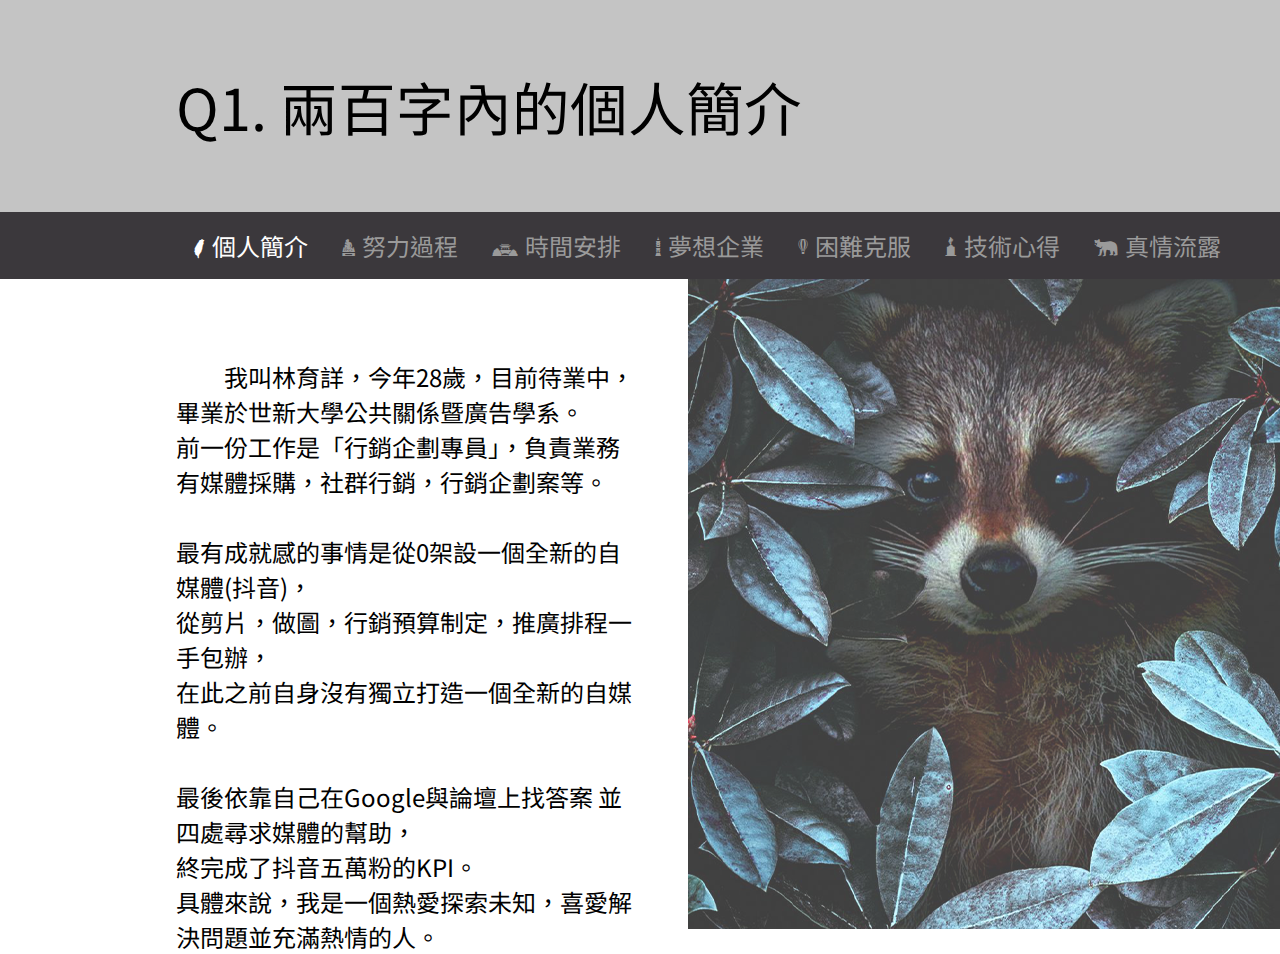
<file: index.html>
<!DOCTYPE html>
<html lang="zh-Hant">

<head>
    <meta charset="UTF-8">
    <meta http-equiv="X-UA-Compatible" content="IE=edge">
    <meta name="viewport" content="width=device-width, initial-scale=1.0">
    <title>Wehelp面試申請書 林育詳</title>
    <meta name="description" content="林育詳的申請書">
    <!--title icon-->
    <link rel="shortcut icon" href="./pic/space icon.png">
    <!--google font setting-->
    <link rel="preconnect" href="https://fonts.googleapis.com">
    <link rel="preconnect" href="https://fonts.gstatic.com" crossorigin>
    <link href="https://fonts.googleapis.com/css2?family=Noto+Sans+TC&display=swap" rel="stylesheet">
    <!--icon-->
    <link rel="stylesheet" href="./taiwan icon/twicon.css">
    <link rel="stylesheet" href="./style.css">
</head>

<body>
    <!--標體-->
    <header>
        <h1>Q1. 兩百字內的個人簡介 </h1>
    </header>

    <!--導覽列-->
    <nav>
        <ul>
            <li>
                <a class="active" href="#"><i class="twicon-main-island"></i> 個人簡介</a>
            </li>
            <li><a href="./second.html"><i class="twicon-hy-statue"></i> 努力過程</a></li>
            <li><a href="./Third.html"><i class="twicon-np-mus"></i> 時間安排</a></li>
            <li><a href="./fourth.html"><i class="twicon-taipei101"></i> 夢想企業</a></li>
            <li><a href="./fifth.html"><i class="twicon-balloon"></i> 困難克服</a></li>
            <li><a href="./sixth.html"><i class="twicon-kano-staue"></i> 技術心得</a></li>
            <li><a href="./seventh.html"><i class="twicon-black-bear"></i> 真情流露</a></li>
        </ul>

    </nav>

    <!--主要內容-->
    <main>
        <section class="left">
            <p>
                我叫林育詳，今年28歲，目前待業中，畢業於世新大學公共關係暨廣告學系。
                <br>
                前一份工作是「行銷企劃專員」，負責業務有媒體採購，社群行銷，行銷企劃案等。<br><br>
                最有成就感的事情是從0架設一個全新的自媒體(抖音)，
                <br>
                從剪片，做圖，行銷預算制定，推廣排程一手包辦，
                <br>
                在此之前自身沒有獨立打造一個全新的自媒體。
                <br>
                <br>
                最後依靠自己在Google與論壇上找答案
                並四處尋求媒體的幫助，
                <br>
                終完成了抖音五萬粉的KPI。
                <br>
                具體來說，我是一個熱愛探索未知，喜愛解決問題並充滿熱情的人。
            </p>
        </section>
        <section class="right">
            <img src="./pic/700x650.png" alt="浣熊">
        </section>

    </main>

</body>

</html>
</file>
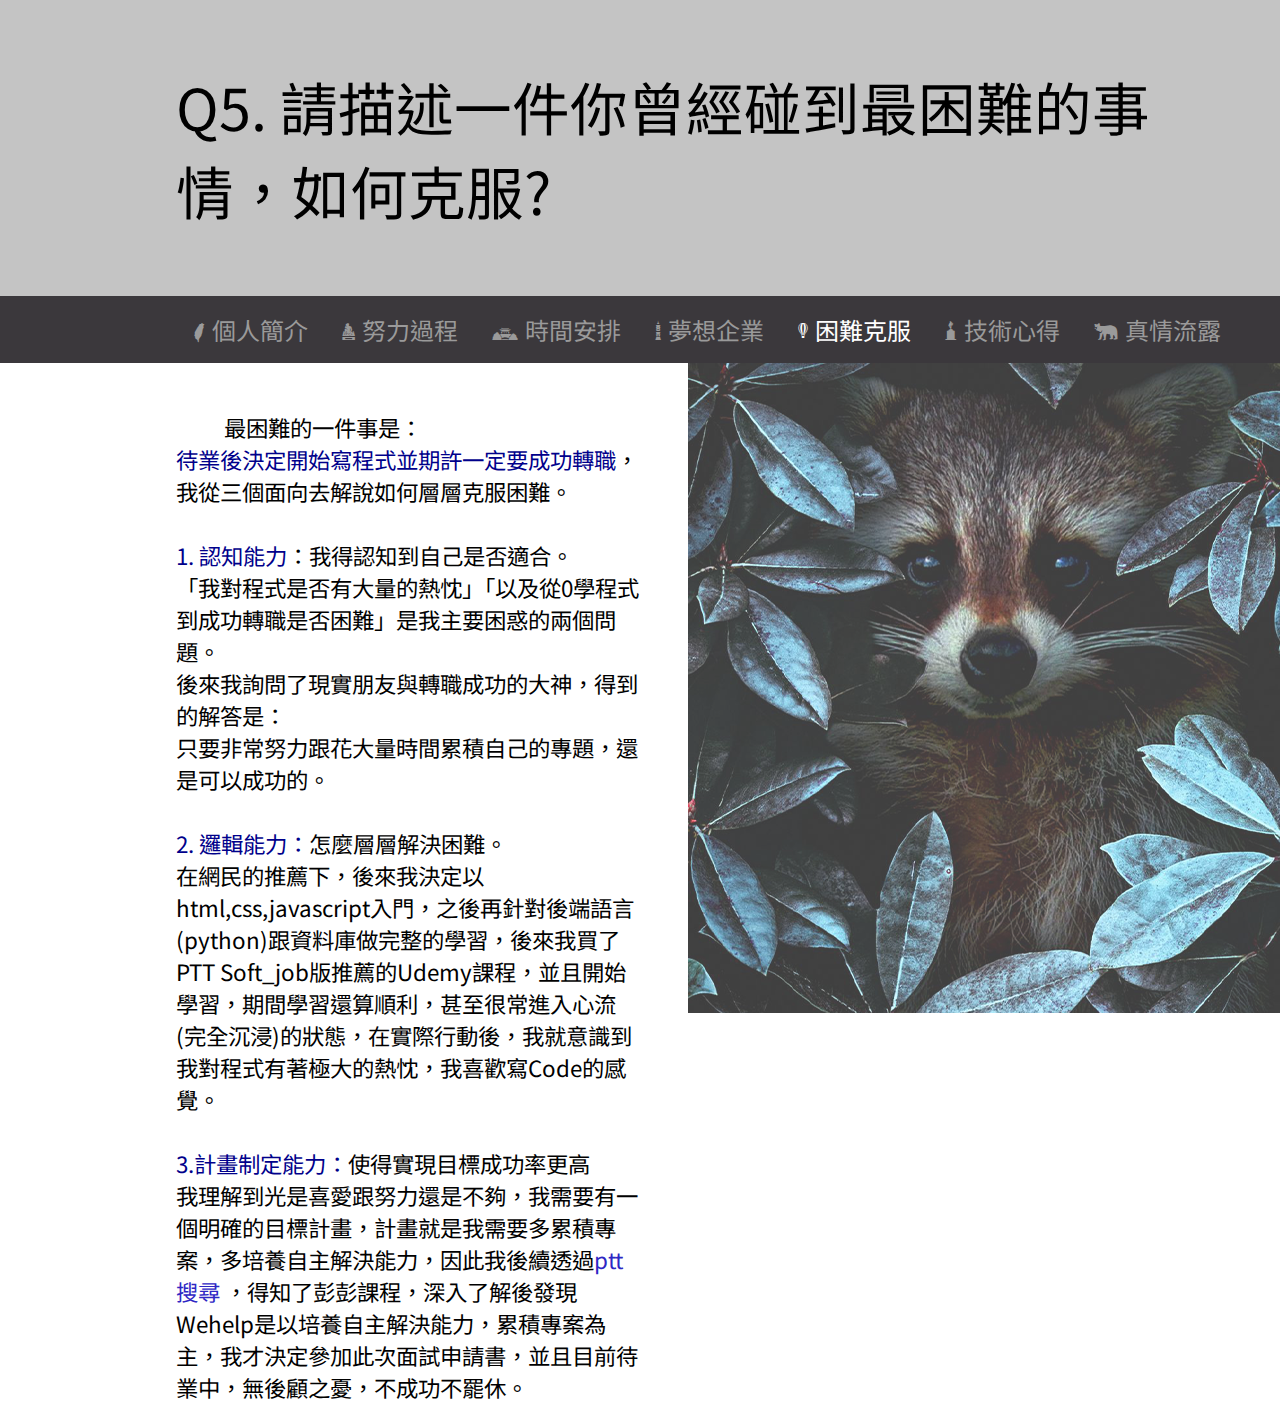
<file: fifth.html>
<!DOCTYPE html>
<html lang="zh-Hant">

<head>
    <meta charset="UTF-8">
    <meta http-equiv="X-UA-Compatible" content="IE=edge">
    <meta name="viewport" content="width=device-width, initial-scale=1.0">
    <title>Wehelp面試申請書 林育詳</title>
    <meta name="description" content="林育詳的申請書">
    <!--title icon-->
    <link rel="shortcut icon" href="./pic/space icon.png">
    <!--google font setting-->
    <link rel="preconnect" href="https://fonts.googleapis.com">
    <link rel="preconnect" href="https://fonts.gstatic.com" crossorigin>
    <link href="https://fonts.googleapis.com/css2?family=Noto+Sans+TC&display=swap" rel="stylesheet">
    <!--icon-->
    <link rel="stylesheet" href="./taiwan icon/twicon.css">
    <link rel="stylesheet" href="./style.css">
</head>

<body>
    <!--標體-->
    <header>
        <h1>Q5. 請描述一件你曾經碰到最困難的事情，如何克服?</h1>
    </header>

    <!--導覽列-->
    <nav>

        <ul>
            <li>
                <a href="./index.html"><i class="twicon-main-island"></i> 個人簡介</a>
            </li>
            <li><a href="./second.html"><i class="twicon-hy-statue"></i> 努力過程</a></li>
            <li><a href="./Third.html"><i class="twicon-np-mus"></i> 時間安排</a></li>
            <li><a href="./fourth.html"><i class="twicon-taipei101"></i> 夢想企業</a></li>
            <li><a class="active" href="#"><i class="twicon-balloon"></i> 困難克服</a></li>
            <li><a href="./sixth.html"><i class="twicon-kano-staue"></i> 技術心得</a></li>
            <li><a href="./seventh.html"><i class="twicon-black-bear"></i> 真情流露</a></li>
        </ul>

    </nav>

    <!--主要內容-->
    <main>
        <section class="left" style="padding: 3rem 0rem 2rem 11rem; font-size: 1.4rem;">
            <p>
                最困難的一件事是：
                <br>
                <font color="darkblue"> 待業後決定開始寫程式並期許一定要成功轉職</font>，我從三個面向去解說如何層層克服困難。
                <br>
                <br>
                <font color="darkblue">1. 認知能力</font>：我得認知到自己是否適合。
                <br>
                「我對程式是否有大量的熱忱」「以及從0學程式到成功轉職是否困難」是我主要困惑的兩個問題。
                <br> 後來我詢問了現實朋友與轉職成功的大神，得到的解答是：
                <br> 只要非常努力跟花大量時間累積自己的專題，還是可以成功的。
                <br>
                <br>
                <font color="darkblue">2. 邏輯能力：</font>怎麼層層解決困難。
                <br>
                在網民的推薦下，後來我決定以html,css,javascript入門，之後再針對後端語言(python)跟資料庫做完整的學習，後來我買了PTT
                Soft_job版推薦的Udemy課程，並且開始學習，期間學習還算順利，甚至很常進入心流(完全沉浸)的狀態，在實際行動後，我就意識到我對程式有著極大的熱忱，我喜歡寫Code的感覺。
                <br>
                <br>
                <font color="darkblue">3.計畫制定能力：</font>使得實現目標成功率更高
                <br>
                我理解到光是喜愛跟努力還是不夠，我需要有一個明確的目標計畫，計畫就是我需要多累積專案，多培養自主解決能力，因此我後續透過<a
                    href="https://moptt.tw/p/Salary.M.1628935849.A.D60">ptt搜尋</a>
                ，得知了彭彭課程，深入了解後發現Wehelp是以培養自主解決能力，累積專案為主，我才決定參加此次面試申請書，並且目前待業中，無後顧之憂，不成功不罷休。


            </p>
        </section>
        <section class="right">
            <img src="./pic/700x650.png" alt="浣熊">
        </section>
    </main>

</body>

</html>
</file>
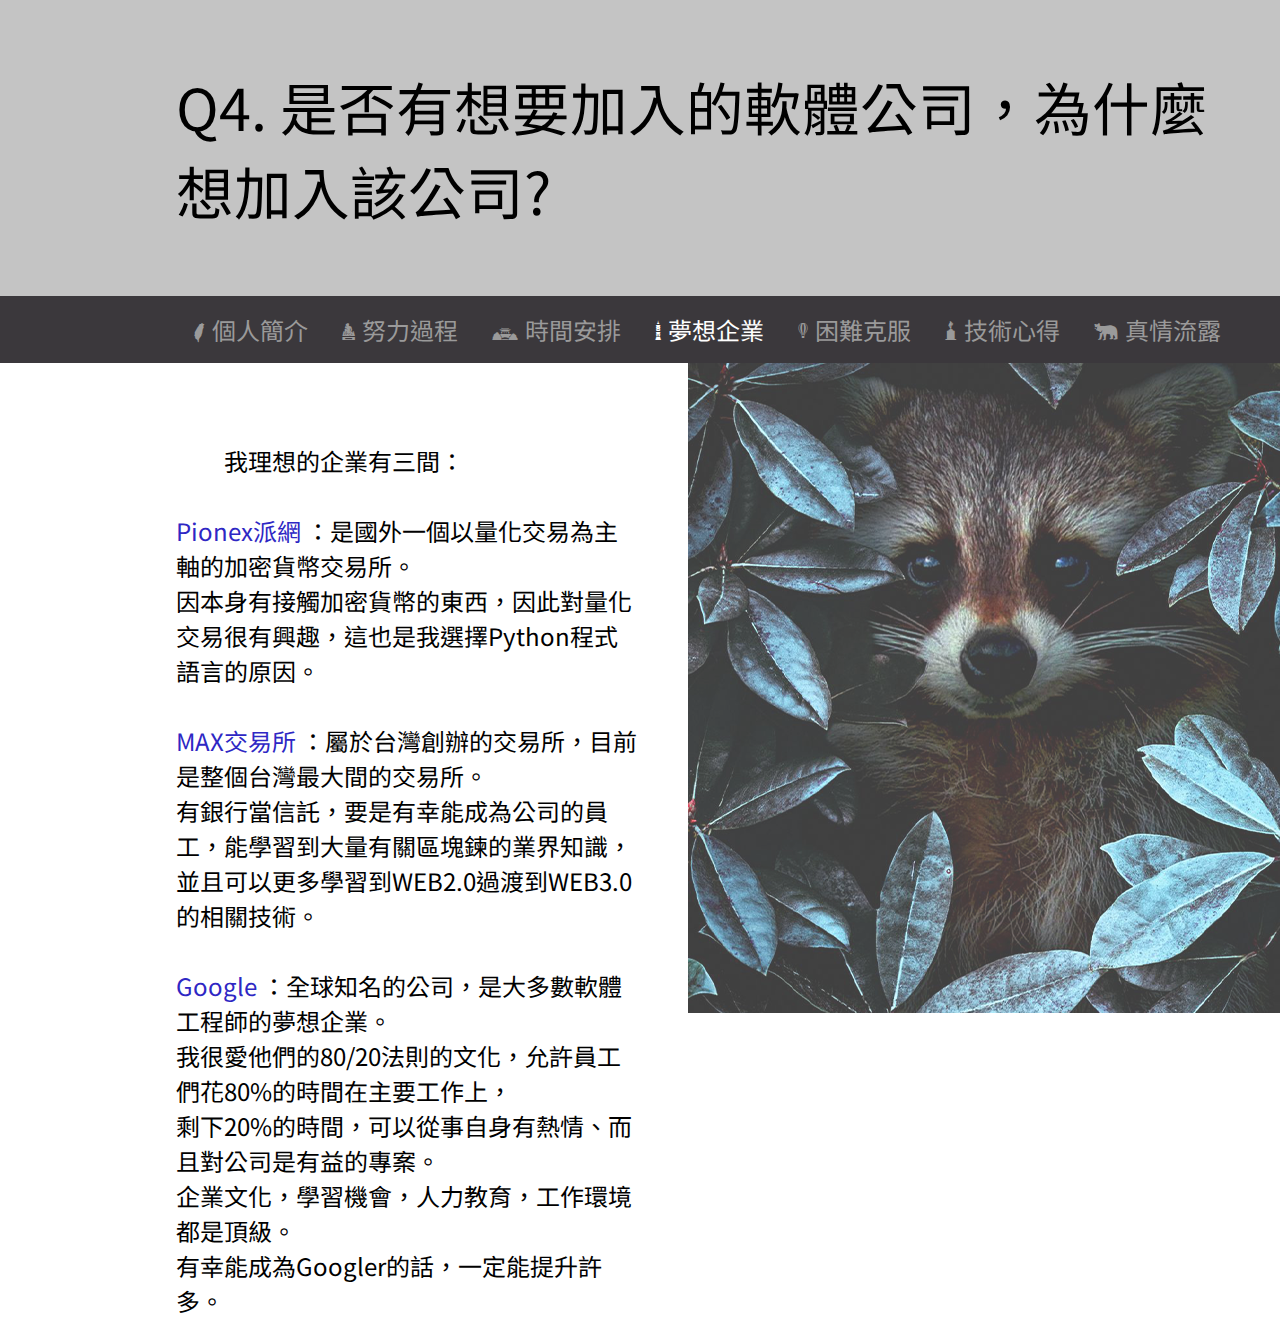
<file: fourth.html>
<!DOCTYPE html>
<html lang="zh-Hant">

<head>
    <meta charset="UTF-8">
    <meta http-equiv="X-UA-Compatible" content="IE=edge">
    <meta name="viewport" content="width=device-width, initial-scale=1.0">
    <title>Wehelp面試申請書 林育詳</title>
    <meta name="description" content="林育詳的申請書">
    <!--title icon-->
    <link rel="shortcut icon" href="./pic/space icon.png">
    <!--google font setting-->
    <link rel="preconnect" href="https://fonts.googleapis.com">
    <link rel="preconnect" href="https://fonts.gstatic.com" crossorigin>
    <link href="https://fonts.googleapis.com/css2?family=Noto+Sans+TC&display=swap" rel="stylesheet">
    <!--icon-->
    <link rel="stylesheet" href="./taiwan icon/twicon.css">
    <link rel="stylesheet" href="./style.css">
</head>

<body>
    <!--標體-->
    <header>
        <h1>Q4. 是否有想要加入的軟體公司，為什麼想加入該公司?</h1>
    </header>

    <!--導覽列-->
    <nav>
        <ul>
            <li>
                <a href="./index.html"><i class="twicon-main-island"></i> 個人簡介</a>
            </li>
            <li><a href="./second.html"><i class="twicon-hy-statue"></i> 努力過程</a></li>
            <li><a href="./Third.html"><i class="twicon-np-mus"></i> 時間安排</a></li>
            <li><a class="active" href="#"><i class="twicon-taipei101"></i> 夢想企業</a></li>
            <li><a href="./fifth.html"><i class="twicon-balloon"></i> 困難克服</a></li>
            <li><a href="./sixth.html"><i class="twicon-kano-staue"></i> 技術心得</a></li>
            <li><a href="./seventh.html"><i class="twicon-black-bear"></i> 真情流露</a></li>
        </ul>

    </nav>

    <!--主要內容-->
    <main>
        <section class="left">
            <p>
                我理想的企業有三間： <br><br>
                <a href="https://www.pionex.com/zh-TW/">Pionex派網</a>
                ：是國外一個以量化交易為主軸的加密貨幣交易所。
                <br>
                因本身有接觸加密貨幣的東西，因此對量化交易很有興趣，這也是我選擇Python程式語言的原因。
                <br>
                <br>
                <a href="https://max.maicoin.com/">MAX交易所</a>
                ：屬於台灣創辦的交易所，目前是整個台灣最大間的交易所。
                <br>
                有銀行當信託，要是有幸能成為公司的員工，能學習到大量有關區塊鍊的業界知識，
                <br>
                並且可以更多學習到WEB2.0過渡到WEB3.0的相關技術。
                <br>
                <br>
                <a
                    href="https://careers.google.com/?src=Online%2FTOPs%2FNAUP%20Gather&utm_campaign=careers-careersonair&utm_medium=resources&utm_source=careersonair">Google</a>

                ：全球知名的公司，是大多數軟體工程師的夢想企業。
                <br>我很愛他們的80/20法則的文化，允許員工們花80%的時間在主要工作上，
                <br>
                剩下20%的時間，可以從事自身有熱情、而且對公司是有益的專案。
                <br>
                企業文化，學習機會，人力教育，工作環境都是頂級。
                <br>
                有幸能成為Googler的話，一定能提升許多。



            </p>
        </section>
        <section class="right">
            <img src="./pic/700x650.png" alt=" 浣熊">
        </section>
    </main>

</body>

</html>
</file>
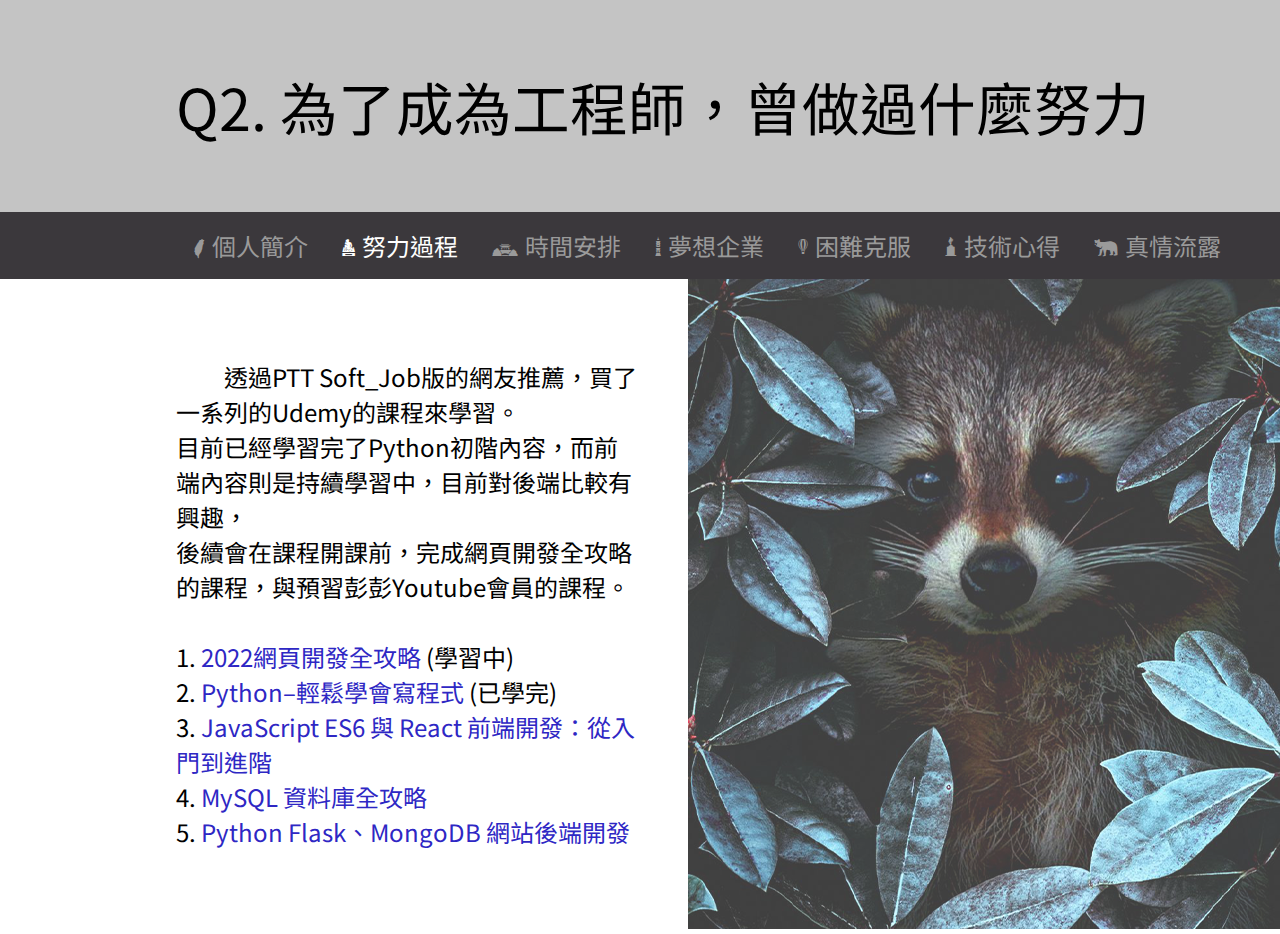
<file: second.html>
<!DOCTYPE html>
<html lang="zh-Hant">

<head>
    <meta charset="UTF-8">
    <meta http-equiv="X-UA-Compatible" content="IE=edge">
    <meta name="viewport" content="width=device-width, initial-scale=1.0">
    <title>Wehelp面試申請書 林育詳</title>
    <meta name="description" content="林育詳的申請書">
    <!--title icon-->
    <link rel="shortcut icon" href="./pic/space icon.png">
    <!--google font setting-->
    <link rel="preconnect" href="https://fonts.googleapis.com">
    <link rel="preconnect" href="https://fonts.gstatic.com" crossorigin>
    <link href="https://fonts.googleapis.com/css2?family=Noto+Sans+TC&display=swap" rel="stylesheet">
    <!--icon-->
    <link rel="stylesheet" href="./taiwan icon/twicon.css">
    <link rel="stylesheet" href="./style.css">
</head>

<body>
    <!--標體-->
    <header>
        <h1>Q2. 為了成為工程師，曾做過什麼努力</h1>
    </header>

    <!--導覽列-->
    <nav>
        <ul>
            <li>
                <a href="./index.html"><i class="twicon-main-island"></i> 個人簡介</a>
            </li>
            <li><a class="active" href="#"><i class="twicon-hy-statue"></i> 努力過程</a></li>
            <li><a href="./Third.html"><i class="twicon-np-mus"></i> 時間安排</a></li>
            <li><a href="./fourth.html"><i class="twicon-taipei101"></i> 夢想企業</a></li>
            <li><a href="./fifth.html"><i class="twicon-balloon"></i> 困難克服</a></li>
            <li><a href="./sixth.html"><i class="twicon-kano-staue"></i> 技術心得</a></li>
            <li><a href="./seventh.html"><i class="twicon-black-bear"></i> 真情流露</a></li>
        </ul>

    </nav>

    <!--主要內容-->
    <main>
        <section class="left">
            <p>
                透過PTT Soft_Job版的網友推薦，買了一系列的Udemy的課程來學習。
                <br>
                目前已經學習完了Python初階內容，而前端內容則是持續學習中，目前對後端比較有興趣，
                <br>
                後續會在課程開課前，完成網頁開發全攻略的課程，與預習彭彭Youtube會員的課程。
                <br>
                <br>
                1.<a href="https://www.udemy.com/course/html5-css3-z/"> 2022網頁開發全攻略</a>
                (學習中)
                <br>
                2.<a href="https://www.udemy.com/course/python-learn/#instructor-1"> Python–輕鬆學會寫程式</a>
                (已學完)
                <br>
                3.<a href="https://www.youtube.com/playlist?list=PL-g0fdC5RMboo-XNa2DzFvYg_9QWBIos6"> JavaScript ES6 與
                    React 前端開發：從入門到進階</a>
                <br>
                4.<a href="https://www.youtube.com/playlist?list=PL-g0fdC5RMbohmWmmZb-QtJpgHhfOLXOa"> MySQL
                    資料庫全攻略</a>
                <br>
                5.<a href="https://www.youtube.com/playlist?list=PL-g0fdC5RMboN18JNTMCEfe8Ldk8C5pS-"> Python
                    Flask、MongoDB 網站後端開發</a>
                <br>
            </p>
        </section>
        <section class="right">
            <img src="./pic/700x650.png" alt="浣熊">
        </section>
    </main>

</body>

</html>
</file>
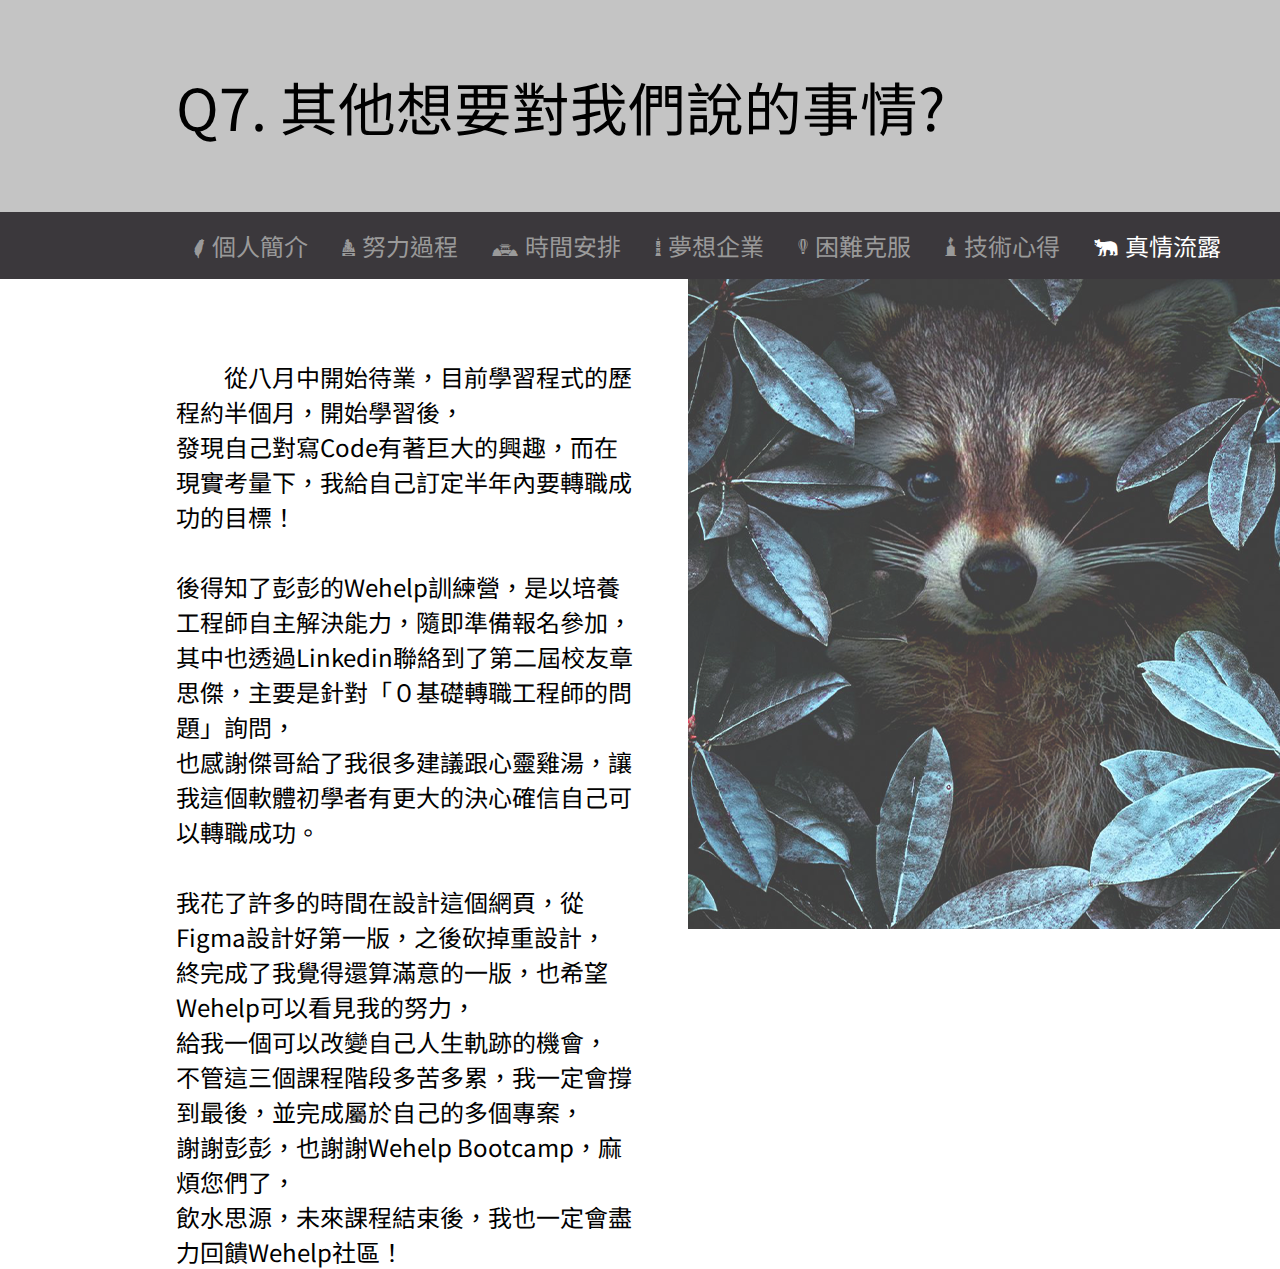
<file: seventh.html>
<!DOCTYPE html>
<html lang="zh-Hant">

<head>
    <meta charset="UTF-8">
    <meta http-equiv="X-UA-Compatible" content="IE=edge">
    <meta name="viewport" content="width=device-width, initial-scale=1.0">
    <title>Wehelp面試申請書 林育詳</title>
    <meta name="description" content="林育詳的申請書">
    <!--title icon-->
    <link rel="shortcut icon" href="./pic/space icon.png">
    <!--google font setting-->
    <link rel="preconnect" href="https://fonts.googleapis.com">
    <link rel="preconnect" href="https://fonts.gstatic.com" crossorigin>
    <link href="https://fonts.googleapis.com/css2?family=Noto+Sans+TC&display=swap" rel="stylesheet">
    <!--icon-->
    <link rel="stylesheet" href="./taiwan icon/twicon.css">
    <link rel="stylesheet" href="./style.css">
</head>

<body>
    <!--標體-->
    <header>
        <h1>Q7. 其他想要對我們說的事情?</h1>
    </header>

    <!--導覽列-->
    <nav>
        <ul>
            <li>
                <a href="./index.html"><i class="twicon-main-island"></i> 個人簡介</a>
            </li>
            <li><a href="./second.html"><i class="twicon-hy-statue"></i> 努力過程</a></li>
            <li><a href="./Third.html"><i class="twicon-np-mus"></i> 時間安排</a> </li>
            <li><a href="./fourth.html"><i class="twicon-taipei101"></i> 夢想企業</a></li>
            <li><a href="./fifth.html"><i class="twicon-balloon"></i> 困難克服</a></li>
            <li><a href="./sixth.html"><i class="twicon-kano-staue"></i> 技術心得</a></li>
            <li><a class="active" href="#"><i class="twicon-black-bear"></i> 真情流露</a></li>
        </ul>

    </nav>

    <!--主要內容-->
    <main>
        <section class="left">
            <p>
                從八月中開始待業，目前學習程式的歷程約半個月，開始學習後，
                <br>
                發現自己對寫Code有著巨大的興趣，而在現實考量下，我給自己訂定半年內要轉職成功的目標！
                <br>
                <br>
                後得知了彭彭的Wehelp訓練營，是以培養工程師自主解決能力，隨即準備報名參加，
                <br>
                其中也透過Linkedin聯絡到了第二屆校友章思傑，主要是針對「０基礎轉職工程師的問題」詢問，
                <br>
                也感謝傑哥給了我很多建議跟心靈雞湯，讓我這個軟體初學者有更大的決心確信自己可以轉職成功。
                <br>
                <br>

                我花了許多的時間在設計這個網頁，從Figma設計好第一版，之後砍掉重設計，
                <br>
                終完成了我覺得還算滿意的一版，也希望Wehelp可以看見我的努力，
                <br>
                給我一個可以改變自己人生軌跡的機會，
                <br>
                不管這三個課程階段多苦多累，我一定會撐到最後，並完成屬於自己的多個專案，
                <br>
                謝謝彭彭，也謝謝Wehelp
                Bootcamp，麻煩您們了，
                <br>
                飲水思源，未來課程結束後，我也一定會盡力回饋Wehelp社區！


            </p>
        </section>
        <section class="right">
            <img src="./pic/700x650.png" alt="浣熊">
        </section>
    </main>

</body>

</html>
</file>
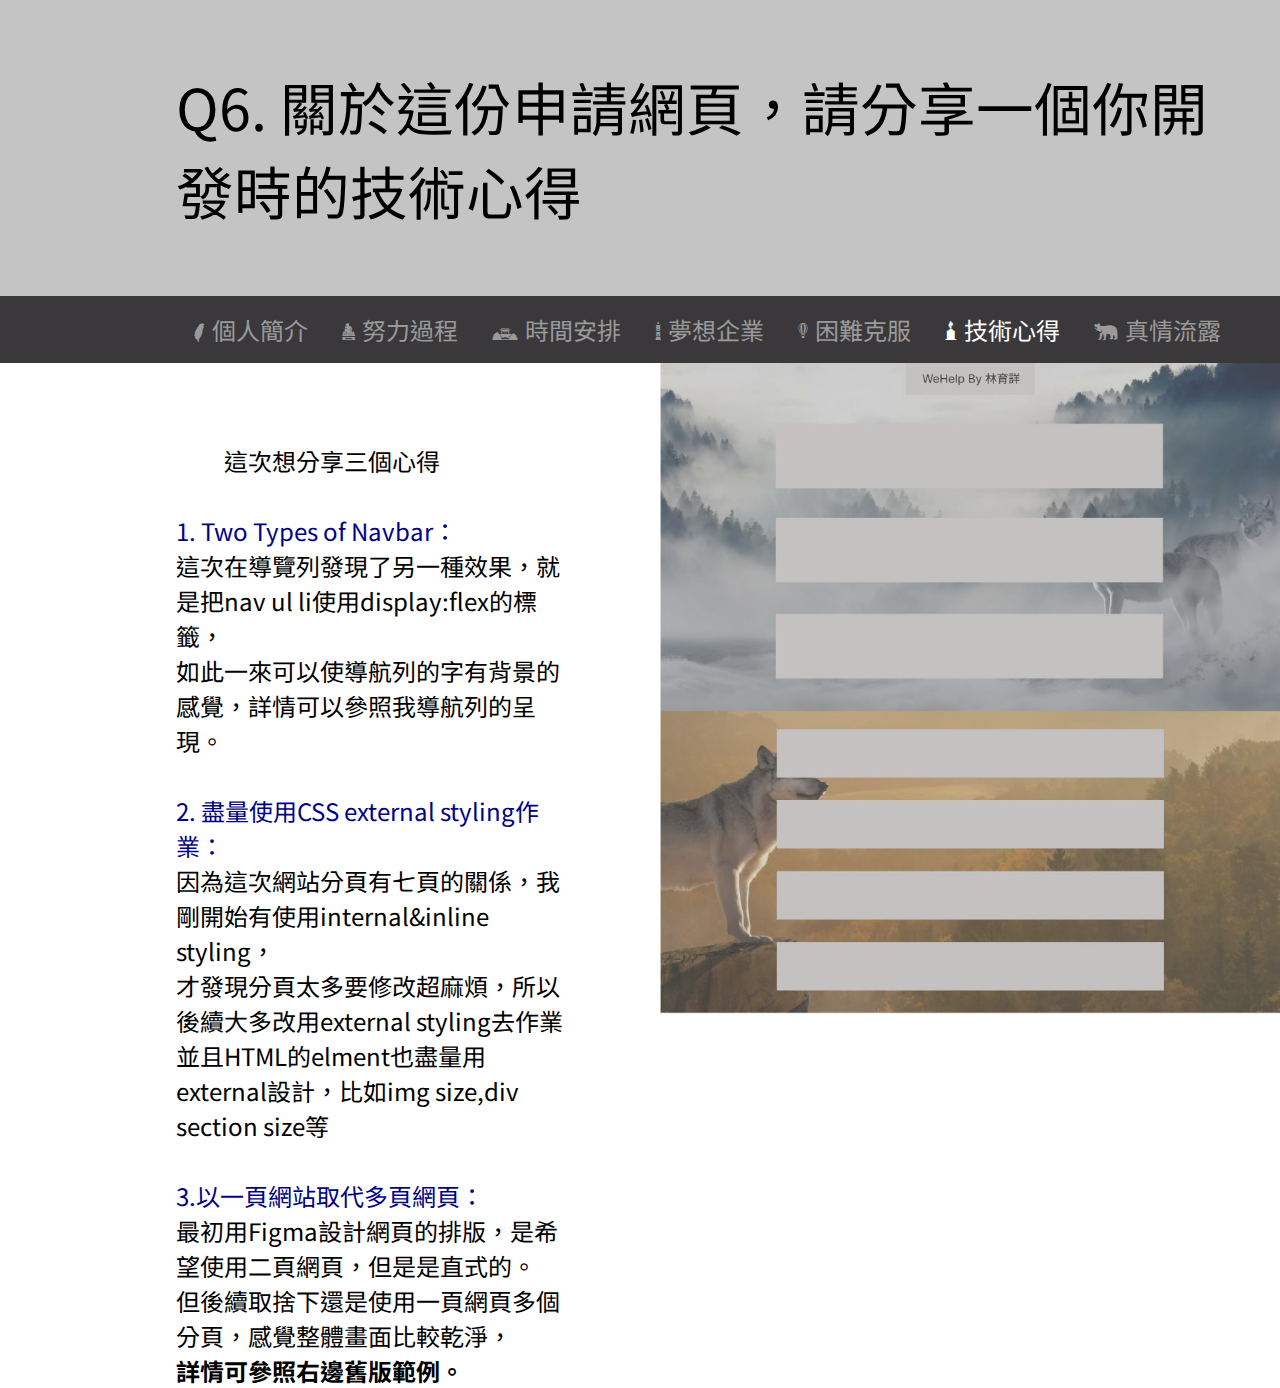
<file: sixth.html>
<!DOCTYPE html>
<html lang="zh-Hant">

<head>
    <meta charset="UTF-8">
    <meta http-equiv="X-UA-Compatible" content="IE=edge">
    <meta name="viewport" content="width=device-width, initial-scale=1.0">
    <title>Wehelp面試申請書 林育詳</title>
    <meta name="description" content="林育詳的申請書">
    <!--title icon-->
    <link rel="shortcut icon" href="./pic/space icon.png">
    <!--google font setting-->
    <link rel="preconnect" href="https://fonts.googleapis.com">
    <link rel="preconnect" href="https://fonts.gstatic.com" crossorigin>
    <link href="https://fonts.googleapis.com/css2?family=Noto+Sans+TC&display=swap" rel="stylesheet">
    <!--icon-->
    <link rel="stylesheet" href="./taiwan icon/twicon.css">
    <link rel="stylesheet" href="./style.css">
</head>

<body>
    <!--標體-->
    <header>
        <h1>Q6. 關於這份申請網頁，請分享一個你開發時的技術心得</h1>
    </header>

    <!--導覽列-->
    <nav>
        <ul>
            <li>
                <a href="./index.html"><i class="twicon-main-island"></i> 個人簡介</a>
            </li>
            <li><a href="./second.html"><i class="twicon-hy-statue"></i> 努力過程</a></li>
            <li><a href="./Third.html"><i class="twicon-np-mus"></i> 時間安排</a></li>
            <li><a href="./fourth.html"><i class="twicon-taipei101"></i> 夢想企業</a></li>
            <li><a href="./fifth.html"><i class="twicon-balloon"></i> 困難克服</a></li>
            <li><a class="active" href="#"><i class="twicon-kano-staue"></i> 技術心得</a></li>
            <li><a href="./seventh.html"><i class="twicon-black-bear"></i> 真情流露</a></li>
        </ul>

    </nav>

    <!--主要內容-->
    <main>
        <section class="left">
            <p>
                這次想分享三個心得
                <br>
                <br>
                <font color="darkblue">1. Two Types of Navbar：</font>
                <br>
                這次在導覽列發現了另一種效果，就是把nav ul li使用display:flex的標籤，
                <br>
                如此一來可以使導航列的字有背景的感覺，詳情可以參照我導航列的呈現。
                <br>
                <br>
                <font color="darkblue">2. 盡量使用CSS external styling作業：</font>
                <br>
                因為這次網站分頁有七頁的關係，我剛開始有使用internal&inline
                styling，
                <br>
                才發現分頁太多要修改超麻煩，所以後續大多改用external styling去作業
                <br>
                並且HTML的elment也盡量用external設計，比如img size,div section size等
                <br>
                <br>
                <font color="darkblue">3.以一頁網站取代多頁網頁：</font>
                <br>
                最初用Figma設計網頁的排版，是希望使用二頁網頁，但是是直式的。
                <br>
                但後續取捨下還是使用一頁網頁多個分頁，感覺整體畫面比較乾淨，
                <br>
                <strong>
                    詳情可參照右邊舊版範例。</strong>


            </p>
        </section>
        <section class="right" style="width: 58vw; height: 70vh;">

            <img src="./pic/Figma.JPG" style="width: 660px; height: auto; padding-left: 2.5rem;" alt="Figma">
        </section>
    </main>

</body>

</html>
</file>
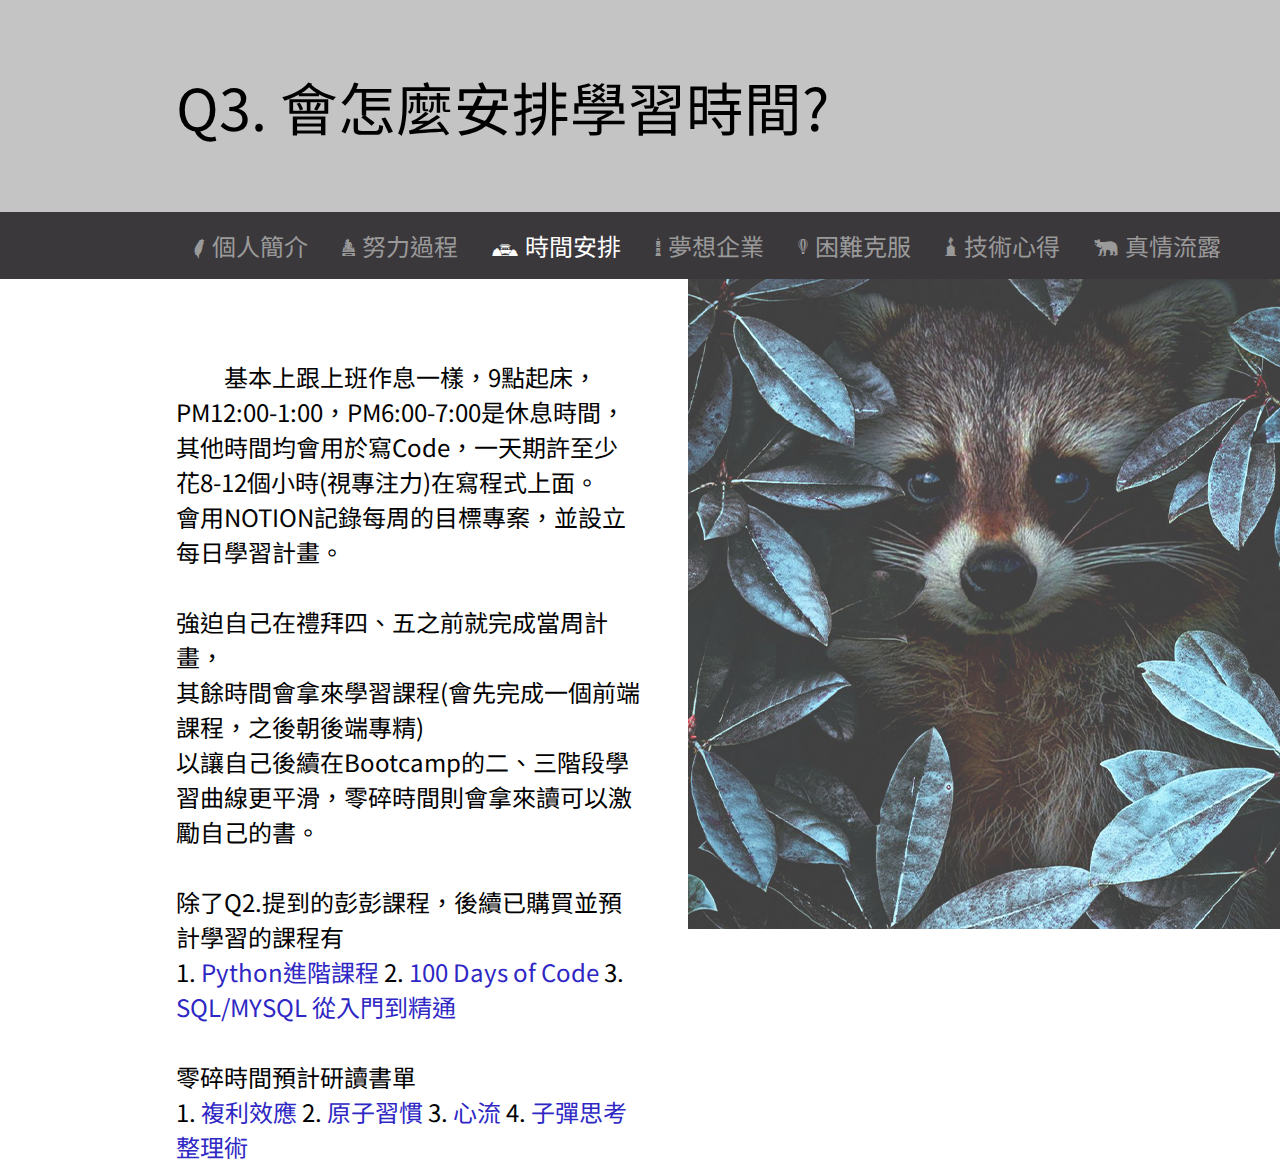
<file: Third.html>
<!DOCTYPE html>
<html lang="zh-Hant">

<head>
    <meta charset="UTF-8">
    <meta http-equiv="X-UA-Compatible" content="IE=edge">
    <meta name="viewport" content="width=device-width, initial-scale=1.0">
    <title>Wehelp面試申請書 林育詳</title>
    <meta name="description" content="林育詳的申請書">
    <!--title icon-->
    <link rel="shortcut icon" href="./pic/space icon.png">
    <!--google font setting-->
    <link rel="preconnect" href="https://fonts.googleapis.com">
    <link rel="preconnect" href="https://fonts.gstatic.com" crossorigin>
    <link href="https://fonts.googleapis.com/css2?family=Noto+Sans+TC&display=swap" rel="stylesheet">
    <!--icon-->
    <link rel="stylesheet" href="./taiwan icon/twicon.css">
    <link rel="stylesheet" href="./style.css">
</head>

<body>
    <!--標體-->
    <header>
        <h1>Q3. 會怎麼安排學習時間?</h1>
    </header>

    <!--導覽列-->
    <nav>
        <ul>
            <li>
                <a href="./index.html"><i class="twicon-main-island"></i> 個人簡介</a>
            </li>
            <li><a href="./second.html"><i class="twicon-hy-statue"></i> 努力過程</a></li>
            <li><a class="active" href="#"><i class="twicon-np-mus"></i> 時間安排</a></li>
            <li><a href="./fourth.html"><i class="twicon-taipei101"></i> 夢想企業</a></li>
            <li><a href="./fifth.html"><i class="twicon-balloon"></i> 困難克服</a></li>
            <li><a href="./sixth.html"><i class="twicon-kano-staue"></i> 技術心得</a></li>
            <li><a href="./seventh.html"><i class="twicon-black-bear"></i> 真情流露</a></li>
        </ul>

    </nav>

    <!--主要內容-->
    <main>
        <section class="left">
            <p>
                基本上跟上班作息一樣，9點起床，PM12:00-1:00，PM6:00-7:00是休息時間，<br>其他時間均會用於寫Code，一天期許至少花8-12個小時(視專注力)在寫程式上面。<br>
                會用NOTION記錄每周的目標專案，並設立每日學習計畫。<br><br>
                強迫自己在禮拜四、五之前就完成當周計畫，
                <br>
                其餘時間會拿來學習課程(會先完成一個前端課程，之後朝後端專精)
                <br>以讓自己後續在Bootcamp的二、三階段學習曲線更平滑，零碎時間則會拿來讀可以激勵自己的書。
                <br>
                <br>
                除了Q2.提到的彭彭課程，後續已購買並預計學習的課程有
                <br>
                1. <a href="https://www.udemy.com/course/pythonadvanced/">Python進階課程
                </a>
                2. <a href="https://www.udemy.com/course/100-days-of-code/">100 Days of Code </a>
                3. <a href="https://www.udemy.com/course/sql-mysql/">SQL/MYSQL 從入門到精通 </a>
                <br>
                <br>零碎時間預計研讀書單
                <br>
                1. <a href="https://www.books.com.tw/products/0010814286">複利效應
                </a>
                2. <a href="https://www.books.com.tw/products/0010822522?sloc=main">原子習慣 </a>
                3. <a href="https://www.books.com.tw/products/0010816703?sloc=main">心流 </a>
                4. <a href="https://www.books.com.tw/products/0010926376?sloc=main">子彈思考整理術 </a>


            </p>
        </section>
        <section class="right">
            <img src="./pic/700x650.png" alt="浣熊">
        </section>
    </main>

</body>

</html>
</file>
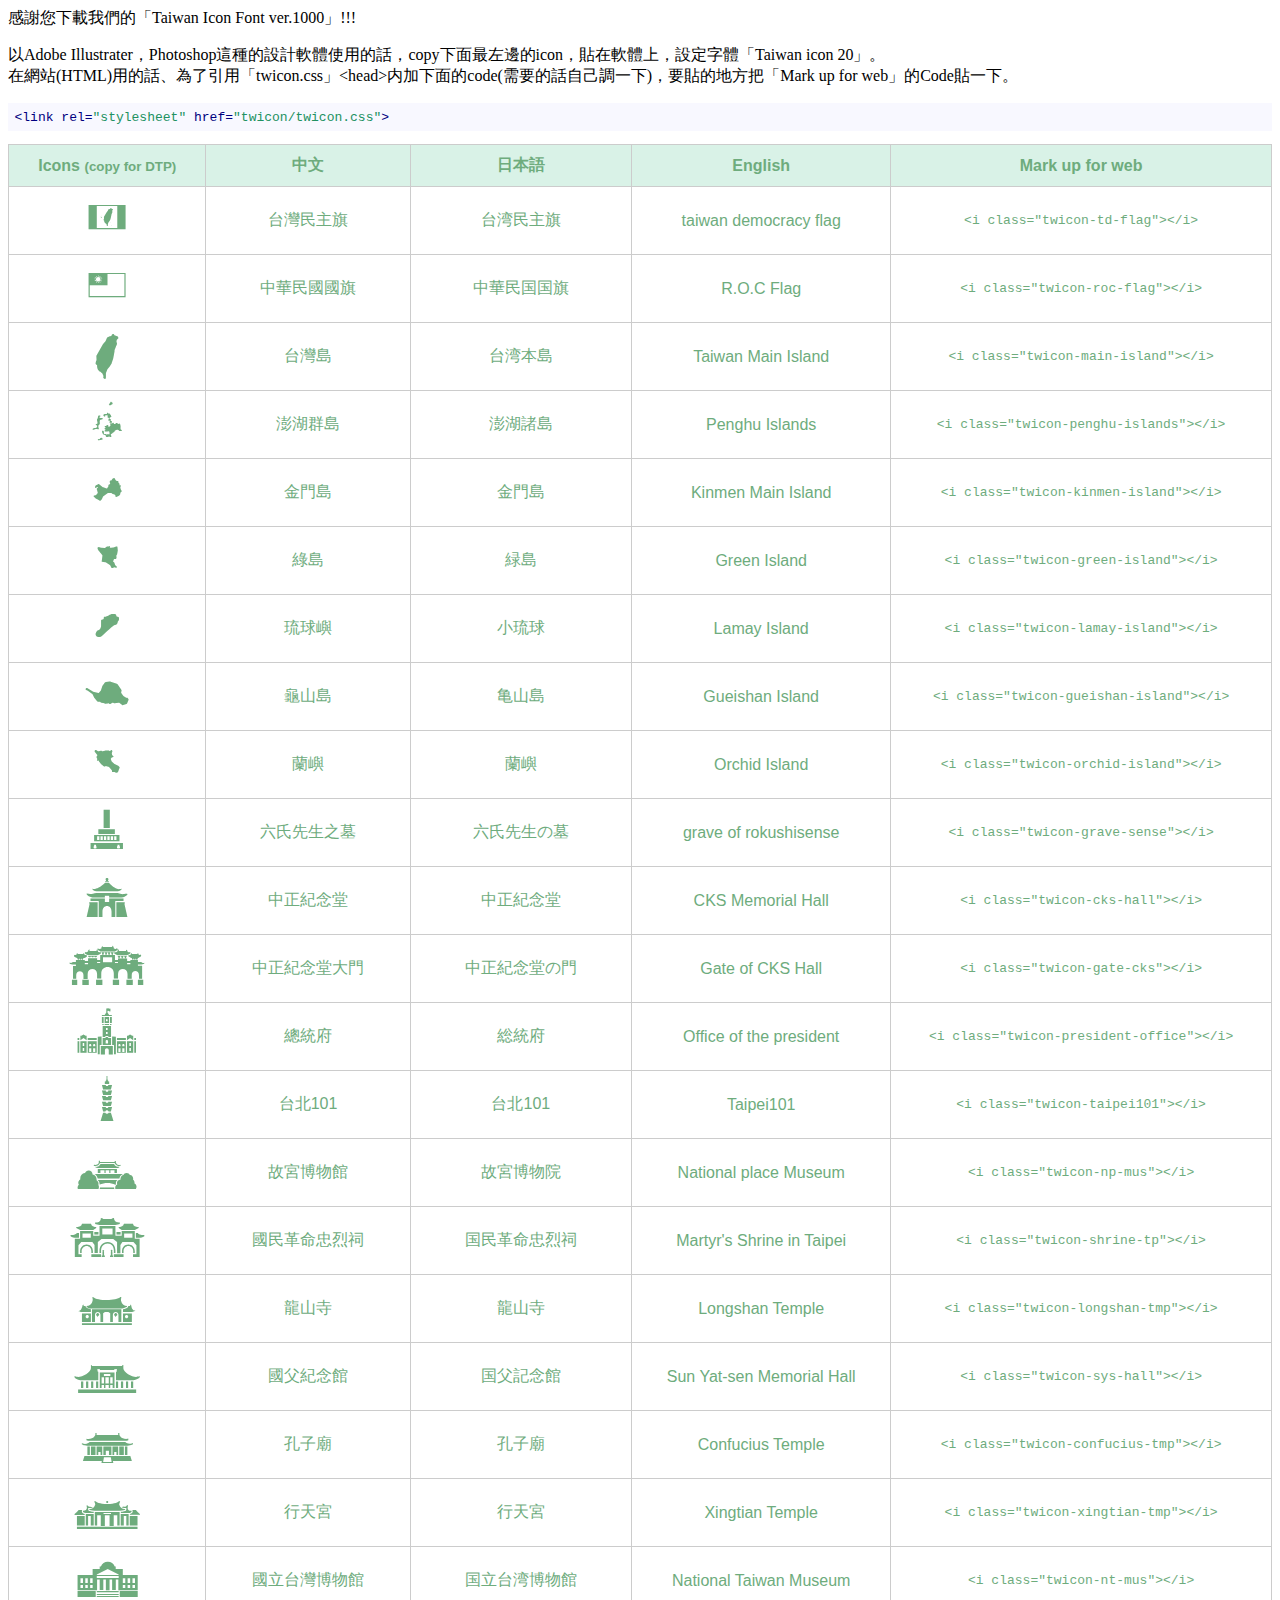
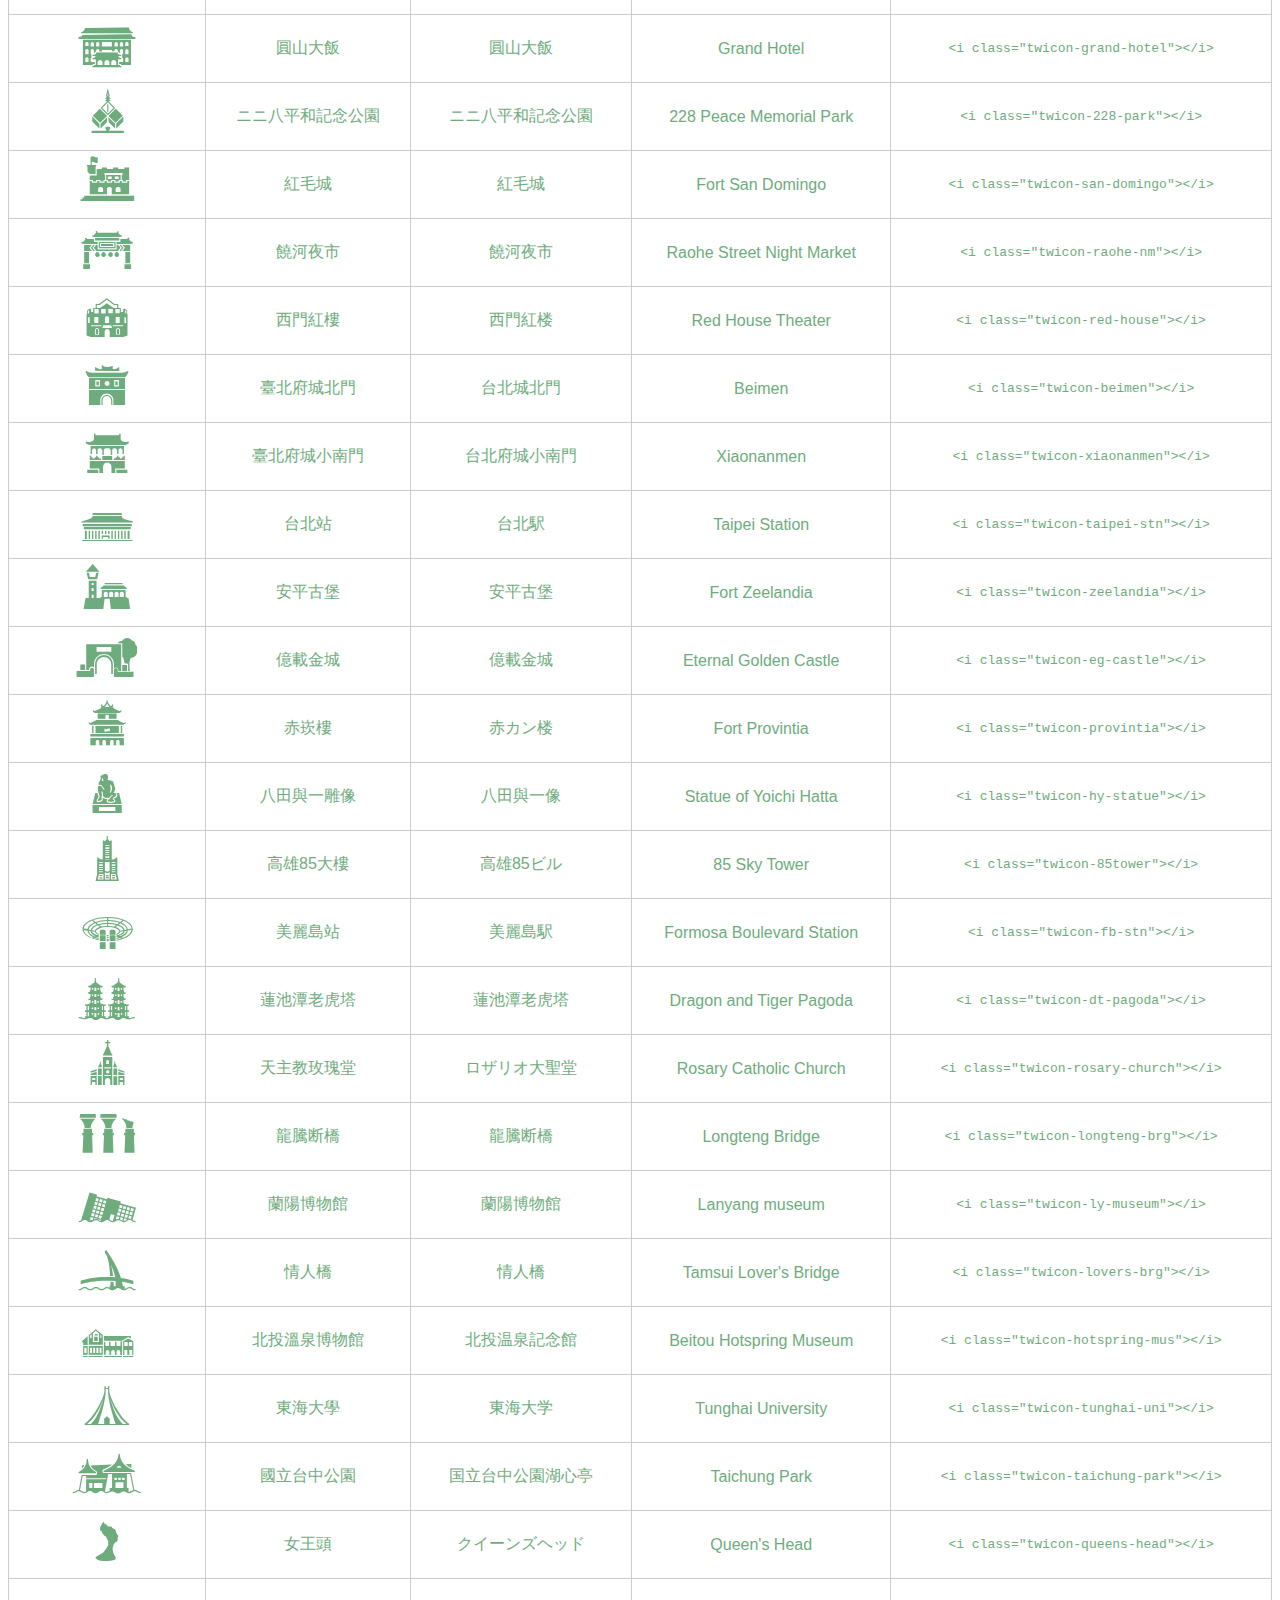
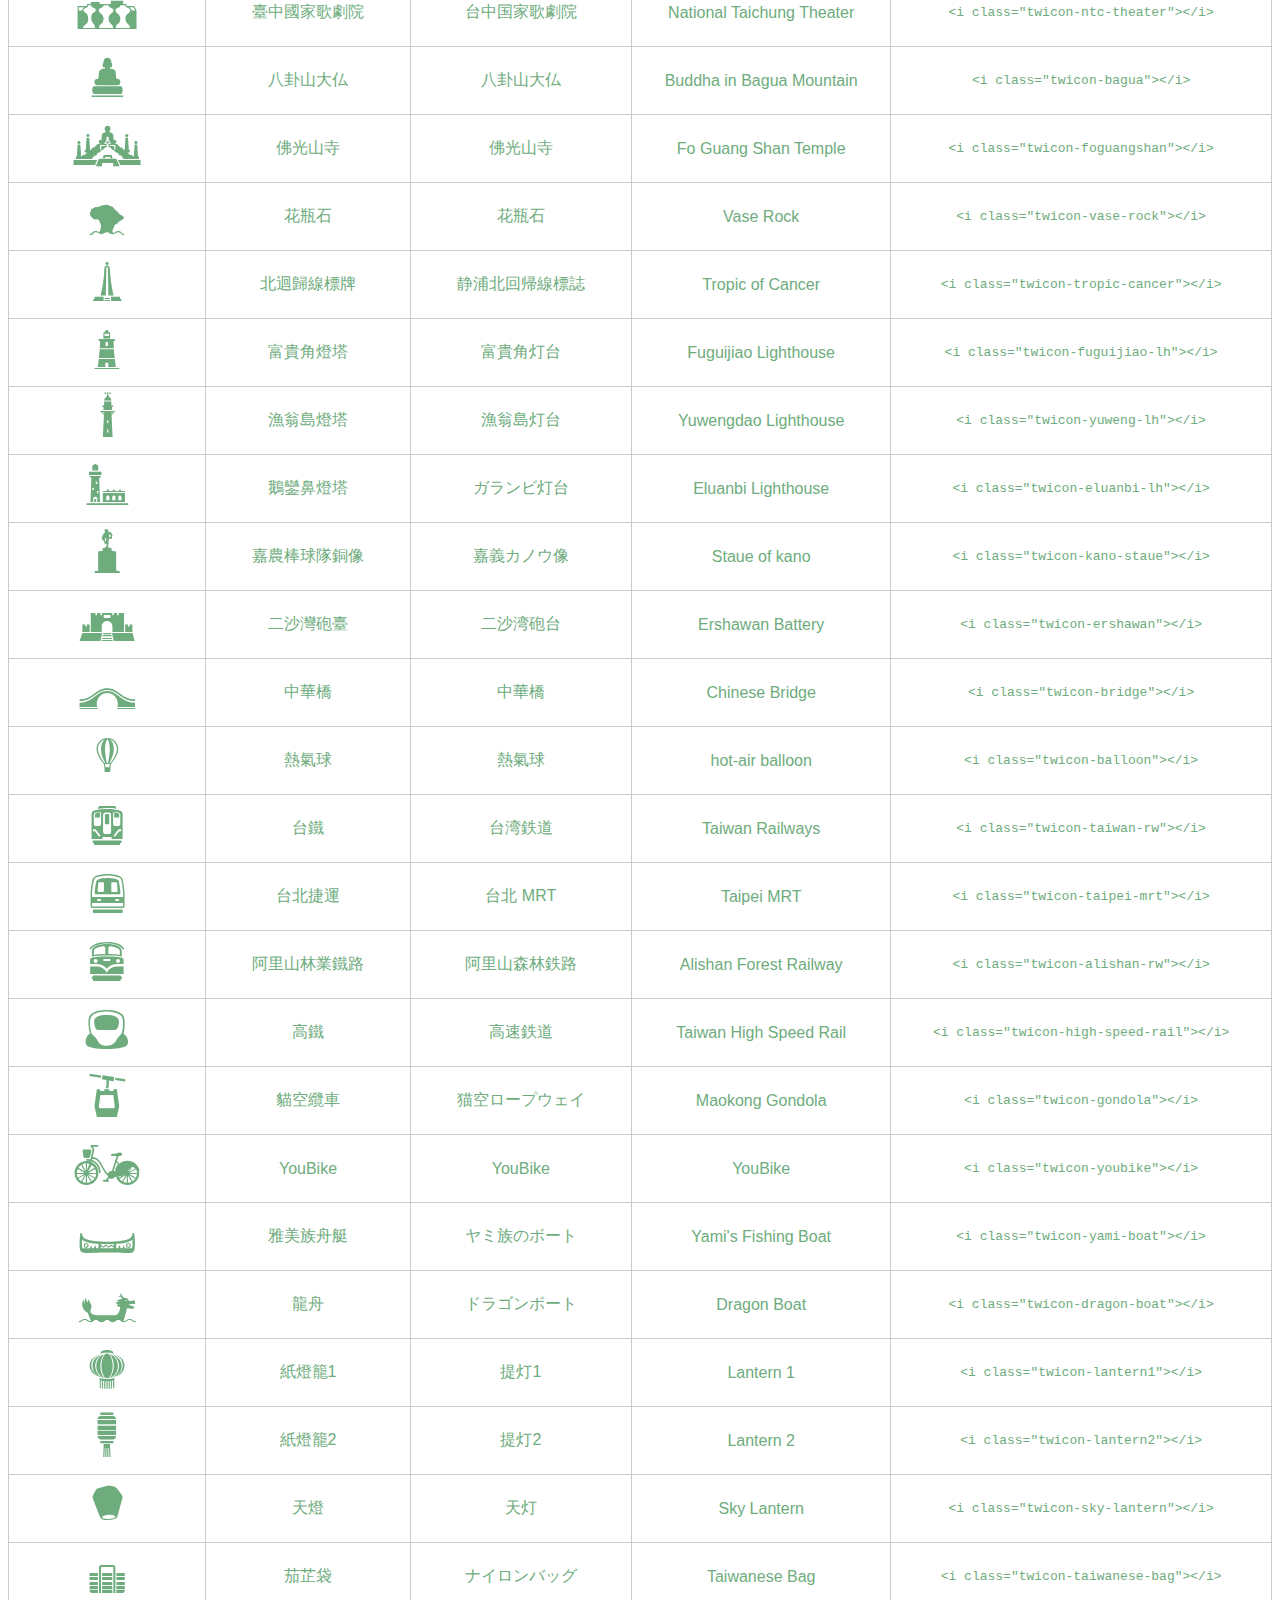
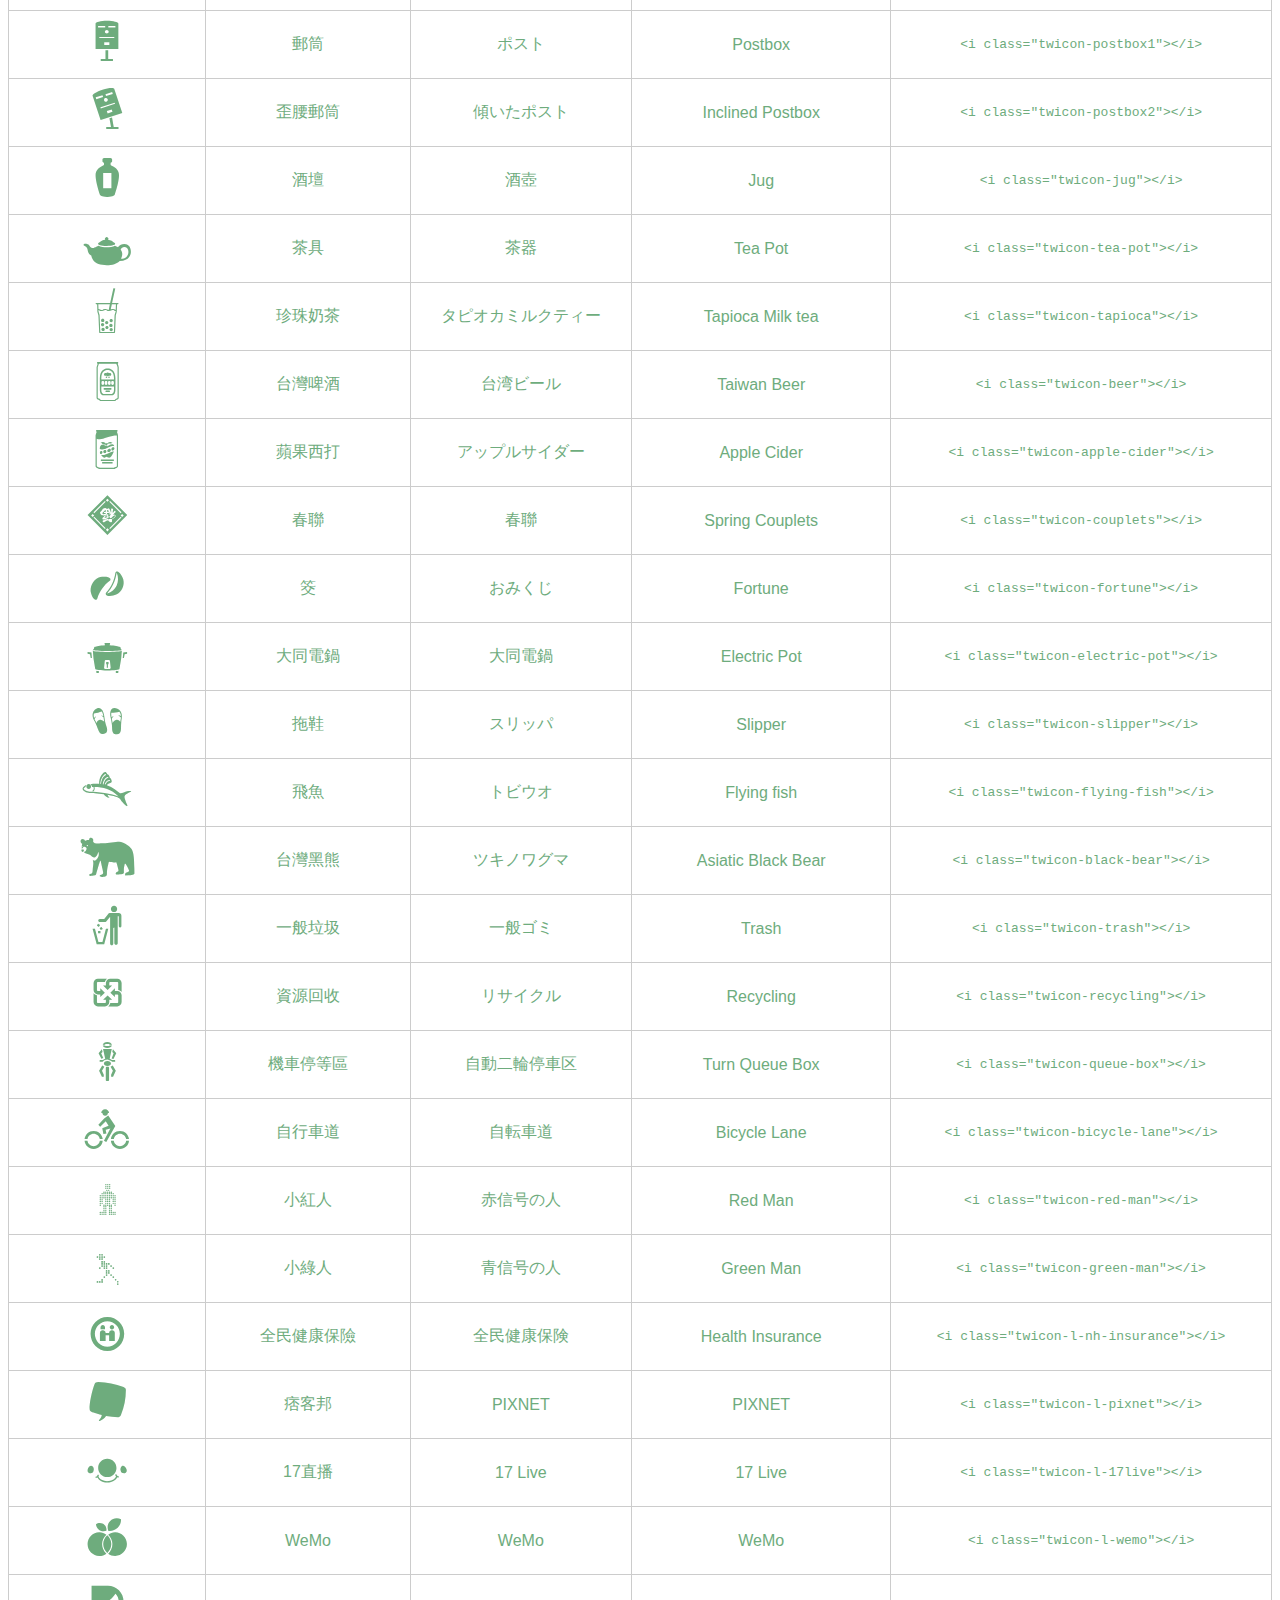
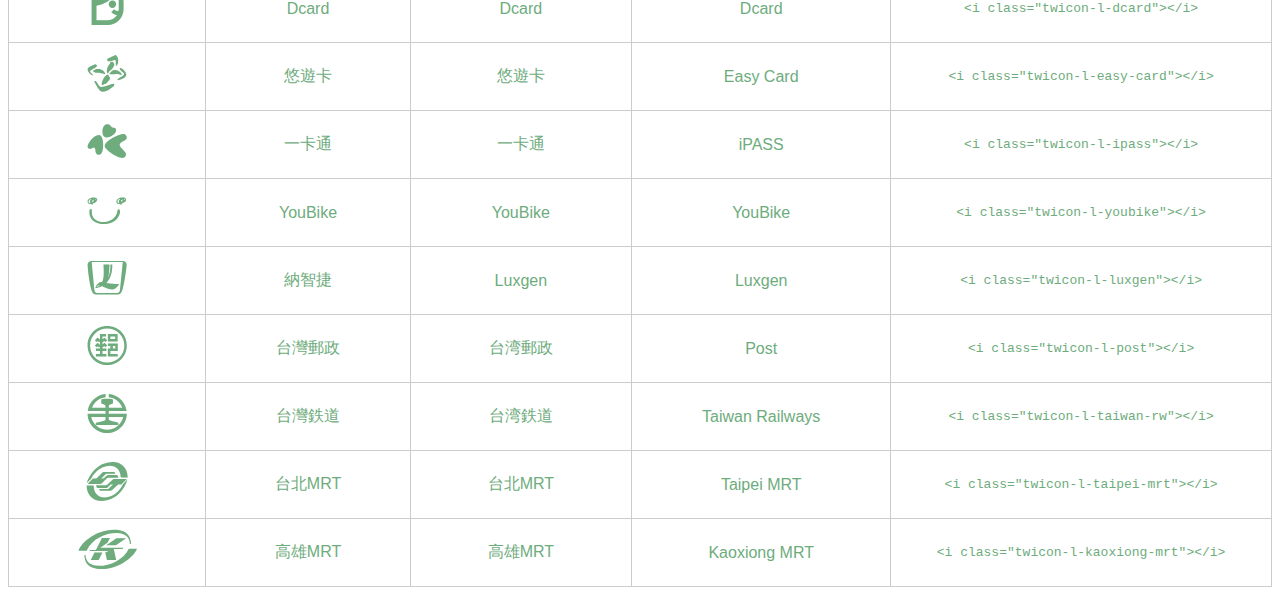
<file: taiwan icon/List.html>
<head>
  <title>一覽表|一覧表|List</title>
  <style type="text/css">
    table {
      width: 100%;
      border-collapse: collapse;
      border-spacing: 0;
      color: #6EAC7D;
      font-family: sans-serif;
    }

    table th {
      padding: 10px 20px;
      text-align: center;
      border: 1px solid #ccc;
      background-color: #D9F2E7
    }

    table td {
      padding: 0px 20px;
      text-align: center;
      border: 1px solid #ccc;
    }

    table td.icon {
      font-family: "twicon";
      font-size: 3.5em;
      border: 1px solid #ccc;
    }

    table tr:hover {
      background-color: #4A7756;
      color: #fff;
    }

    @font-face {
      font-family: 'twicon';
      src: url('twicon.woff');
      src: url('twicon.woff2');
    }
  </style>
</head>

<body>
  <p>
    感謝您下載我們的「Taiwan Icon Font ver.1000」!!!
  </p>
  <p>
    以Adobe Illustrater，Photoshop這種的設計軟體使用的話，copy下面最左邊的icon，貼在軟體上，設定字體「Taiwan icon 20」。
    <br>在網站(HTML)用的話、為了引用「twicon.css」&lt;head&gt;内加下面的code(需要的話自己調一下)，要貼的地方把「Mark up for web」的Code貼一下。
  <pre
    style="display:block;overflow-x:auto;padding:0.5em;color:#000;background:#f8f8ff"><code><span style="color:#000080;font-weight:normal">&lt;<span style="color:#000080;font-weight:normal">link</span> <span class="hljs-attr">rel</span>=<span style="color:#219161">&quot;stylesheet&quot;</span> <span class="hljs-attr">href</span>=<span style="color:#219161">&quot;twicon/twicon.css&quot;</span>&gt;</span></code></pre>

  <table>
    <tr>
      <th>Icons <small>(copy for DTP)</small></th>
      <th>中文</th>
      <th>日本語</th>
      <th>English</th>
      <th>Mark up for web</th>
    </tr>
    <tr>
      <td class="icon">ꀀ</td>
      <td>台灣民主旗</td>
      <td>台湾民主旗</td>
      <td>taiwan democracy flag</td>
      <td><code>&lt;i class="twicon-td-flag"&gt;&lt;/i&gt;</code></td>
    </tr>
    <tr>
      <td class="icon">ꀁ</td>
      <td>中華民國國旗</td>
      <td>中華民国国旗</td>
      <td>R.O.C Flag</td>
      <td><code>&lt;i class="twicon-roc-flag"&gt;&lt;/i&gt;</code></td>
    </tr>
    <tr>
      <td class="icon">ꀂ</td>
      <td>台灣島</td>
      <td>台湾本島</td>
      <td>Taiwan Main Island</td>
      <td><code>&lt;i class="twicon-main-island"&gt;&lt;/i&gt;</code></td>
    </tr>
    <tr>
      <td class="icon">ꀃ</td>
      <td>澎湖群島</td>
      <td>澎湖諸島</td>
      <td>Penghu Islands</td>
      <td><code>&lt;i class="twicon-penghu-islands"&gt;&lt;/i&gt;</code></td>
    </tr>
    <tr>
      <td class="icon">ꀄ</td>
      <td>金門島</td>
      <td>金門島</td>
      <td>Kinmen Main Island</td>
      <td><code>&lt;i class="twicon-kinmen-island"&gt;&lt;/i&gt;</code></td>
    </tr>
    <tr>
      <td class="icon">ꀅ</td>
      <td>綠島</td>
      <td>緑島</td>
      <td>Green Island</td>
      <td><code>&lt;i class="twicon-green-island"&gt;&lt;/i&gt;</code></td>
    </tr>
    <tr>
      <td class="icon">ꀆ</td>
      <td>琉球嶼</td>
      <td>小琉球</td>
      <td>Lamay Island</td>
      <td><code>&lt;i class="twicon-lamay-island"&gt;&lt;/i&gt;</code></td>
    </tr>
    <tr>
      <td class="icon">ꀇ</td>
      <td>龜山島</td>
      <td>亀山島</td>
      <td>Gueishan Island</td>
      <td><code>&lt;i class="twicon-gueishan-island"&gt;&lt;/i&gt;</code></td>
    </tr>
    <tr>
      <td class="icon">ꀈ</td>
      <td>蘭嶼</td>
      <td>蘭嶼</td>
      <td>Orchid Island</td>
      <td><code>&lt;i class="twicon-orchid-island"&gt;&lt;/i&gt;</code></td>
    </tr>
    <tr>
      <td class="icon">ꀉ</td>
      <td>六氏先生之墓</td>
      <td>六氏先生の墓</td>
      <td>grave of rokushisense</td>
      <td><code>&lt;i class="twicon-grave-sense"&gt;&lt;/i&gt;</code></td>
    </tr>
    <tr>
      <td class="icon">ꀊ</td>
      <td>中正紀念堂</td>
      <td>中正紀念堂</td>
      <td>CKS Memorial Hall</td>
      <td><code>&lt;i class="twicon-cks-hall"&gt;&lt;/i&gt;</code></td>
    </tr>
    <tr>
      <td class="icon">ꀋ</td>
      <td>中正紀念堂大門</td>
      <td>中正紀念堂の門</td>
      <td>Gate of CKS Hall</td>
      <td><code>&lt;i class="twicon-gate-cks"&gt;&lt;/i&gt;</code></td>
    </tr>
    <tr>
      <td class="icon">ꀌ</td>
      <td>總統府</td>
      <td>総統府</td>
      <td>Office of the president</td>
      <td><code>&lt;i class="twicon-president-office"&gt;&lt;/i&gt;</code></td>
    </tr>
    <tr>
      <td class="icon">ꀍ</td>
      <td>台北101</td>
      <td>台北101</td>
      <td>Taipei101</td>
      <td><code>&lt;i class="twicon-taipei101"&gt;&lt;/i&gt;</code></td>
    </tr>
    <tr>
      <td class="icon">ꀎ</td>
      <td>故宮博物館</td>
      <td>故宮博物院</td>
      <td>National place Museum</td>
      <td><code>&lt;i class="twicon-np-mus"&gt;&lt;/i&gt;</code></td>
    </tr>
    <tr>
      <td class="icon">ꀏ</td>
      <td>國民革命忠烈祠</td>
      <td>国民革命忠烈祠</td>
      <td>Martyr's Shrine in Taipei</td>
      <td><code>&lt;i class="twicon-shrine-tp"&gt;&lt;/i&gt;</code></td>
    </tr>
    <tr>
      <td class="icon">ꀐ</td>
      <td>龍山寺</td>
      <td>龍山寺</td>
      <td>Longshan Temple</td>
      <td><code>&lt;i class="twicon-longshan-tmp"&gt;&lt;/i&gt;</code></td>
    </tr>
    <tr>
      <td class="icon">ꀑ</td>
      <td>國父紀念館</td>
      <td>国父記念館</td>
      <td>Sun Yat-sen Memorial Hall</td>
      <td><code>&lt;i class="twicon-sys-hall"&gt;&lt;/i&gt;</code></td>
    </tr>
    <tr>
      <td class="icon">ꀒ</td>
      <td>孔子廟</td>
      <td>孔子廟</td>
      <td>Confucius Temple</td>
      <td><code>&lt;i class="twicon-confucius-tmp"&gt;&lt;/i&gt;</code></td>
    </tr>
    <tr>
      <td class="icon">ꀓ</td>
      <td>行天宮</td>
      <td>行天宮</td>
      <td>Xingtian Temple</td>
      <td><code>&lt;i class="twicon-xingtian-tmp"&gt;&lt;/i&gt;</code></td>
    </tr>
    <tr>
      <td class="icon">ꀔ</td>
      <td>國立台灣博物館</td>
      <td>国立台湾博物館</td>
      <td>National Taiwan Museum</td>
      <td><code>&lt;i class="twicon-nt-mus"&gt;&lt;/i&gt;</code></td>
    </tr>
    <tr>
      <td class="icon">ꀕ</td>
      <td>圓山大飯</td>
      <td>圓山大飯</td>
      <td>Grand Hotel</td>
      <td><code>&lt;i class="twicon-grand-hotel"&gt;&lt;/i&gt;</code></td>
    </tr>
    <tr>
      <td class="icon">ꀖ</td>
      <td>ニニ八平和記念公園</td>
      <td>ニニ八平和記念公園</td>
      <td>228 Peace Memorial Park</td>
      <td><code>&lt;i class="twicon-228-park"&gt;&lt;/i&gt;</code></td>
    </tr>
    <tr>
      <td class="icon">ꀗ</td>
      <td>紅毛城</td>
      <td>紅毛城</td>
      <td>Fort San Domingo</td>
      <td><code>&lt;i class="twicon-san-domingo"&gt;&lt;/i&gt;</code></td>
    </tr>
    <tr>
      <td class="icon">ꀘ</td>
      <td>饒河夜市</td>
      <td>饒河夜市</td>
      <td>Raohe Street Night Market</td>
      <td><code>&lt;i class="twicon-raohe-nm"&gt;&lt;/i&gt;</code></td>
    </tr>
    <tr>
      <td class="icon">ꀙ</td>
      <td>西門紅樓</td>
      <td>西門紅楼</td>
      <td>Red House Theater</td>
      <td><code>&lt;i class="twicon-red-house"&gt;&lt;/i&gt;</code></td>
    </tr>
    <tr>
      <td class="icon">ꀚ</td>
      <td>臺北府城北門</td>
      <td>台北城北門</td>
      <td>Beimen</td>
      <td><code>&lt;i class="twicon-beimen"&gt;&lt;/i&gt;</code></td>
    </tr>
    <tr>
      <td class="icon">ꀛ</td>
      <td>臺北府城小南門</td>
      <td>台北府城小南門</td>
      <td>Xiaonanmen</td>
      <td><code>&lt;i class="twicon-xiaonanmen"&gt;&lt;/i&gt;</code></td>
    </tr>
    <tr>
      <td class="icon">ꀜ</td>
      <td>台北站</td>
      <td>台北駅</td>
      <td>Taipei Station</td>
      <td><code>&lt;i class="twicon-taipei-stn"&gt;&lt;/i&gt;</code></td>
    </tr>
    <tr>
      <td class="icon">ꀝ</td>
      <td>安平古堡</td>
      <td>安平古堡</td>
      <td>Fort Zeelandia</td>
      <td><code>&lt;i class="twicon-zeelandia"&gt;&lt;/i&gt;</code></td>
    </tr>
    <tr>
      <td class="icon">ꀞ</td>
      <td>億載金城</td>
      <td>億載金城</td>
      <td>Eternal Golden Castle</td>
      <td><code>&lt;i class="twicon-eg-castle"&gt;&lt;/i&gt;</code></td>
    </tr>
    <tr>
      <td class="icon">ꀟ</td>
      <td>赤崁樓</td>
      <td>赤カン楼</td>
      <td>Fort Provintia</td>
      <td><code>&lt;i class="twicon-provintia"&gt;&lt;/i&gt;</code></td>
    </tr>
    <tr>
      <td class="icon">ꀠ</td>
      <td>八田與一雕像</td>
      <td>八田與一像</td>
      <td>Statue of Yoichi Hatta</td>
      <td><code>&lt;i class="twicon-hy-statue"&gt;&lt;/i&gt;</code></td>
    </tr>
    <tr>
      <td class="icon">ꀡ</td>
      <td>高雄85大樓</td>
      <td>高雄85ビル</td>
      <td>85 Sky Tower</td>
      <td><code>&lt;i class="twicon-85tower"&gt;&lt;/i&gt;</code></td>
    </tr>
    <tr>
      <td class="icon">ꀢ</td>
      <td>美麗島站</td>
      <td>美麗島駅</td>
      <td>Formosa Boulevard Station</td>
      <td><code>&lt;i class="twicon-fb-stn"&gt;&lt;/i&gt;</code></td>
    </tr>
    <tr>
      <td class="icon">ꀣ</td>
      <td>蓮池潭老虎塔</td>
      <td>蓮池潭老虎塔</td>
      <td>Dragon and Tiger Pagoda</td>
      <td><code>&lt;i class="twicon-dt-pagoda"&gt;&lt;/i&gt;</code></td>
    </tr>
    <tr>
      <td class="icon">ꀤ</td>
      <td>天主教玫瑰堂</td>
      <td>ロザリオ大聖堂</td>
      <td>Rosary Catholic Church</td>
      <td><code>&lt;i class="twicon-rosary-church"&gt;&lt;/i&gt;</code></td>
    </tr>
    <tr>
      <td class="icon">ꀥ</td>
      <td>龍騰断橋</td>
      <td>龍騰断橋</td>
      <td>Longteng Bridge</td>
      <td><code>&lt;i class="twicon-longteng-brg"&gt;&lt;/i&gt;</code></td>
    </tr>
    <tr>
      <td class="icon">ꀦ</td>
      <td>蘭陽博物館</td>
      <td>蘭陽博物館</td>
      <td>Lanyang museum</td>
      <td><code>&lt;i class="twicon-ly-museum"&gt;&lt;/i&gt;</code></td>
    </tr>
    <tr>
      <td class="icon">ꀧ</td>
      <td>情人橋</td>
      <td>情人橋</td>
      <td>Tamsui Lover's Bridge</td>
      <td><code>&lt;i class="twicon-lovers-brg"&gt;&lt;/i&gt;</code></td>
    </tr>
    <tr>
      <td class="icon">ꀨ</td>
      <td>北投溫泉博物館</td>
      <td>北投温泉記念館</td>
      <td>Beitou Hotspring Museum</td>
      <td><code>&lt;i class="twicon-hotspring-mus"&gt;&lt;/i&gt;</code></td>
    </tr>
    <tr>
      <td class="icon">ꀩ</td>
      <td>東海大學</td>
      <td>東海大学</td>
      <td>Tunghai University</td>
      <td><code>&lt;i class="twicon-tunghai-uni"&gt;&lt;/i&gt;</code></td>
    </tr>
    <tr>
      <td class="icon">ꀪ</td>
      <td>國立台中公園</td>
      <td>国立台中公園湖心亭</td>
      <td>Taichung Park</td>
      <td><code>&lt;i class="twicon-taichung-park"&gt;&lt;/i&gt;</code></td>
    </tr>
    <tr>
      <td class="icon">ꀫ</td>
      <td>女王頭</td>
      <td>クイーンズヘッド</td>
      <td>Queen's Head</td>
      <td><code>&lt;i class="twicon-queens-head"&gt;&lt;/i&gt;</code></td>
    </tr>
    <tr>
      <td class="icon">ꀬ</td>
      <td>臺中國家歌劇院</td>
      <td>台中国家歌劇院</td>
      <td>National Taichung Theater</td>
      <td><code>&lt;i class="twicon-ntc-theater"&gt;&lt;/i&gt;</code></td>
    </tr>
    <tr>
      <td class="icon">ꀭ</td>
      <td>八卦山大仏</td>
      <td>八卦山大仏</td>
      <td>Buddha in Bagua Mountain</td>
      <td><code>&lt;i class="twicon-bagua"&gt;&lt;/i&gt;</code></td>
    </tr>
    <tr>
      <td class="icon">ꀮ</td>
      <td>佛光山寺</td>
      <td>佛光山寺</td>
      <td>Fo Guang Shan Temple</td>
      <td><code>&lt;i class="twicon-foguangshan"&gt;&lt;/i&gt;</code></td>
    </tr>
    <tr>
      <td class="icon">ꀯ</td>
      <td>花瓶石</td>
      <td>花瓶石</td>
      <td>Vase Rock</td>
      <td><code>&lt;i class="twicon-vase-rock"&gt;&lt;/i&gt;</code></td>
    </tr>
    <tr>
      <td class="icon">ꀰ</td>
      <td>北迴歸線標牌</td>
      <td>静浦北回帰線標誌</td>
      <td>Tropic of Cancer</td>
      <td><code>&lt;i class="twicon-tropic-cancer"&gt;&lt;/i&gt;</code></td>
    </tr>
    <tr>
      <td class="icon">ꀱ</td>
      <td>富貴角燈塔</td>
      <td>富貴角灯台</td>
      <td>Fuguijiao Lighthouse</td>
      <td><code>&lt;i class="twicon-fuguijiao-lh"&gt;&lt;/i&gt;</code></td>
    </tr>
    <tr>
      <td class="icon">ꀲ</td>
      <td>漁翁島燈塔</td>
      <td>漁翁島灯台</td>
      <td>Yuwengdao Lighthouse</td>
      <td><code>&lt;i class="twicon-yuweng-lh"&gt;&lt;/i&gt;</code></td>
    </tr>
    <tr>
      <td class="icon">ꀳ</td>
      <td>鵝鑾鼻燈塔</td>
      <td>ガランビ灯台</td>
      <td>Eluanbi Lighthouse</td>
      <td><code>&lt;i class="twicon-eluanbi-lh"&gt;&lt;/i&gt;</code></td>
    </tr>
    <tr>
      <td class="icon">ꀴ</td>
      <td>嘉農棒球隊銅像</td>
      <td>嘉義カノウ像</td>
      <td>Staue of kano</td>
      <td><code>&lt;i class="twicon-kano-staue"&gt;&lt;/i&gt;</code></td>
    </tr>
    <tr>
      <td class="icon">ꀵ</td>
      <td>二沙灣砲臺</td>
      <td>二沙湾砲台</td>
      <td>Ershawan Battery</td>
      <td><code>&lt;i class="twicon-ershawan"&gt;&lt;/i&gt;</code></td>
    </tr>
    <tr>
      <td class="icon">ꀶ</td>
      <td>中華橋</td>
      <td>中華橋</td>
      <td>Chinese Bridge</td>
      <td><code>&lt;i class="twicon-bridge"&gt;&lt;/i&gt;</code></td>
    </tr>
    <tr>
      <td class="icon">ꀷ</td>
      <td>熱氣球</td>
      <td>熱氣球</td>
      <td>hot‐air balloon</td>
      <td><code>&lt;i class="twicon-balloon"&gt;&lt;/i&gt;</code></td>
    </tr>
    <tr>
      <td class="icon">ꀸ</td>
      <td>台鐵</td>
      <td>台湾鉄道</td>
      <td>Taiwan Railways</td>
      <td><code>&lt;i class="twicon-taiwan-rw"&gt;&lt;/i&gt;</code></td>
    </tr>
    <tr>
      <td class="icon">ꀹ</td>
      <td>台北捷運</td>
      <td>台北 MRT</td>
      <td>Taipei MRT</td>
      <td><code>&lt;i class="twicon-taipei-mrt"&gt;&lt;/i&gt;</code></td>
    </tr>
    <tr>
      <td class="icon">ꀺ</td>
      <td>阿里山林業鐵路</td>
      <td>阿里山森林鉄路</td>
      <td>Alishan Forest Railway</td>
      <td><code>&lt;i class="twicon-alishan-rw"&gt;&lt;/i&gt;</code></td>
    </tr>
    <tr>
      <td class="icon">ꀻ</td>
      <td>高鐵</td>
      <td>高速鉄道</td>
      <td>Taiwan High Speed Rail</td>
      <td><code>&lt;i class="twicon-high-speed-rail"&gt;&lt;/i&gt;</code></td>
    </tr>
    <tr>
      <td class="icon">ꀼ</td>
      <td>貓空纜車</td>
      <td>猫空ロープウェイ</td>
      <td>Maokong Gondola</td>
      <td><code>&lt;i class="twicon-gondola"&gt;&lt;/i&gt;</code></td>
    </tr>
    <tr>
      <td class="icon">ꀽ</td>
      <td>YouBike</td>
      <td>YouBike</td>
      <td>YouBike</td>
      <td><code>&lt;i class="twicon-youbike"&gt;&lt;/i&gt;</code></td>
    </tr>
    <tr>
      <td class="icon">ꀾ</td>
      <td>雅美族舟艇</td>
      <td>ヤミ族のボート</td>
      <td>Yami's Fishing Boat</td>
      <td><code>&lt;i class="twicon-yami-boat"&gt;&lt;/i&gt;</code></td>
    </tr>
    <tr>
      <td class="icon">ꀿ</td>
      <td>龍舟</td>
      <td>ドラゴンボート</td>
      <td>Dragon Boat</td>
      <td><code>&lt;i class="twicon-dragon-boat"&gt;&lt;/i&gt;</code></td>
    </tr>
    <tr>
      <td class="icon">ꁀ</td>
      <td>紙燈籠1</td>
      <td>提灯1</td>
      <td>Lantern 1</td>
      <td><code>&lt;i class="twicon-lantern1"&gt;&lt;/i&gt;</code></td>
    </tr>
    <tr>
      <td class="icon">ꁁ</td>
      <td>紙燈籠2</td>
      <td>提灯2</td>
      <td>Lantern 2</td>
      <td><code>&lt;i class="twicon-lantern2"&gt;&lt;/i&gt;</code></td>
    </tr>
    <tr>
      <td class="icon">ꁂ</td>
      <td>天燈</td>
      <td>天灯</td>
      <td>Sky Lantern</td>
      <td><code>&lt;i class="twicon-sky-lantern"&gt;&lt;/i&gt;</code></td>
    </tr>
    <tr>
      <td class="icon">ꁃ</td>
      <td>茄芷袋</td>
      <td>ナイロンバッグ</td>
      <td>Taiwanese Bag</td>
      <td><code>&lt;i class="twicon-taiwanese-bag"&gt;&lt;/i&gt;</code></td>
    </tr>
    <tr>
      <td class="icon">ꁄ</td>
      <td>郵筒</td>
      <td>ポスト</td>
      <td>Postbox</td>
      <td><code>&lt;i class="twicon-postbox1"&gt;&lt;/i&gt;</code></td>
    </tr>
    <tr>
      <td class="icon">ꁅ</td>
      <td>歪腰郵筒</td>
      <td>傾いたポスト</td>
      <td>Inclined Postbox</td>
      <td><code>&lt;i class="twicon-postbox2"&gt;&lt;/i&gt;</code></td>
    </tr>
    <tr>
      <td class="icon">ꁆ</td>
      <td>酒壇</td>
      <td>酒壺</td>
      <td>Jug</td>
      <td><code>&lt;i class="twicon-jug"&gt;&lt;/i&gt;</code></td>
    </tr>
    <tr>
      <td class="icon">ꁇ</td>
      <td>茶具</td>
      <td>茶器</td>
      <td>Tea Pot</td>
      <td><code>&lt;i class="twicon-tea-pot"&gt;&lt;/i&gt;</code></td>
    </tr>
    <tr>
      <td class="icon">ꁈ</td>
      <td>珍珠奶茶</td>
      <td>タピオカミルクティー</td>
      <td>Tapioca Milk tea</td>
      <td><code>&lt;i class="twicon-tapioca"&gt;&lt;/i&gt;</code></td>
    </tr>
    <tr>
      <td class="icon">ꁉ</td>
      <td>台灣啤酒</td>
      <td>台湾ビール</td>
      <td>Taiwan Beer</td>
      <td><code>&lt;i class="twicon-beer"&gt;&lt;/i&gt;</code></td>
    </tr>
    <tr>
      <td class="icon">ꁊ</td>
      <td>蘋果西打</td>
      <td>アップルサイダー</td>
      <td>Apple Cider</td>
      <td><code>&lt;i class="twicon-apple-cider"&gt;&lt;/i&gt;</code></td>
    </tr>
    <tr>
      <td class="icon">ꁋ</td>
      <td>春聯</td>
      <td>春聯</td>
      <td>Spring Couplets</td>
      <td><code>&lt;i class="twicon-couplets"&gt;&lt;/i&gt;</code></td>
    </tr>
    <tr>
      <td class="icon">ꁌ</td>
      <td>筊</td>
      <td>おみくじ</td>
      <td>Fortune</td>
      <td><code>&lt;i class="twicon-fortune"&gt;&lt;/i&gt;</code></td>
    </tr>
    <tr>
      <td class="icon">ꁍ</td>
      <td>大同電鍋</td>
      <td>大同電鍋</td>
      <td>Electric Pot</td>
      <td><code>&lt;i class="twicon-electric-pot"&gt;&lt;/i&gt;</code></td>
    </tr>
    <tr>
      <td class="icon">ꁎ</td>
      <td>拖鞋</td>
      <td>スリッパ</td>
      <td>Slipper</td>
      <td><code>&lt;i class="twicon-slipper"&gt;&lt;/i&gt;</code></td>
    </tr>
    <tr>
      <td class="icon">ꁏ</td>
      <td>飛魚</td>
      <td>トビウオ</td>
      <td>Flying fish</td>
      <td><code>&lt;i class="twicon-flying-fish"&gt;&lt;/i&gt;</code></td>
    </tr>
    <tr>
      <td class="icon">ꁐ</td>
      <td>台灣黑熊</td>
      <td>ツキノワグマ</td>
      <td>Asiatic Black Bear</td>
      <td><code>&lt;i class="twicon-black-bear"&gt;&lt;/i&gt;</code></td>
    </tr>
    <tr>
      <td class="icon">ꁒ</td>
      <td>一般垃圾</td>
      <td>一般ゴミ</td>
      <td>Trash</td>
      <td><code>&lt;i class="twicon-trash"&gt;&lt;/i&gt;</code></td>
    </tr>
    <tr>
      <td class="icon">ꁑ</td>
      <td>資源回收</td>
      <td>リサイクル</td>
      <td>Recycling</td>
      <td><code>&lt;i class="twicon-recycling"&gt;&lt;/i&gt;</code></td>
    </tr>
    <tr>
      <td class="icon">ꁓ</td>
      <td>機車停等區</td>
      <td>自動二輪停車区</td>
      <td>Turn Queue Box</td>
      <td><code>&lt;i class="twicon-queue-box"&gt;&lt;/i&gt;</code></td>
    </tr>
    <tr>
      <td class="icon">ꁔ</td>
      <td>自行車道</td>
      <td>自転車道</td>
      <td>Bicycle Lane</td>
      <td><code>&lt;i class="twicon-bicycle-lane"&gt;&lt;/i&gt;</code></td>
    </tr>
    <tr>
      <td class="icon">ꁕ</td>
      <td>小紅人</td>
      <td>赤信号の人</td>
      <td>Red Man</td>
      <td><code>&lt;i class="twicon-red-man"&gt;&lt;/i&gt;</code></td>
    </tr>
    <tr>
      <td class="icon">ꁖ</td>
      <td>小綠人</td>
      <td>青信号の人</td>
      <td>Green Man</td>
      <td><code>&lt;i class="twicon-green-man"&gt;&lt;/i&gt;</code></td>
    </tr>
    <tr>
      <td class="icon">ꁗ</td>
      <td>全民健康保險</td>
      <td>全民健康保険</td>
      <td>Health Insurance</td>
      <td><code>&lt;i class="twicon-l-nh-insurance"&gt;&lt;/i&gt;</code></td>
    </tr>
    <tr>
      <td class="icon">ꁘ</td>
      <td>痞客邦</td>
      <td>PIXNET</td>
      <td>PIXNET</td>
      <td><code>&lt;i class="twicon-l-pixnet"&gt;&lt;/i&gt;</code></td>
    </tr>
    <tr>
      <td class="icon">ꁙ</td>
      <td>17直播</td>
      <td>17 Live</td>
      <td>17 Live</td>
      <td><code>&lt;i class="twicon-l-17live"&gt;&lt;/i&gt;</code></td>
    </tr>
    <tr>
      <td class="icon">ꁚ</td>
      <td>WeMo</td>
      <td>WeMo</td>
      <td>WeMo</td>
      <td><code>&lt;i class="twicon-l-wemo"&gt;&lt;/i&gt;</code></td>
    </tr>
    <tr>
      <td class="icon">ꁛ</td>
      <td>Dcard</td>
      <td>Dcard</td>
      <td>Dcard</td>
      <td><code>&lt;i class="twicon-l-dcard"&gt;&lt;/i&gt;</code></td>
    </tr>
    <tr>
      <td class="icon">ꁜ</td>
      <td>悠遊卡</td>
      <td>悠遊卡</td>
      <td>Easy Card</td>
      <td><code>&lt;i class="twicon-l-easy-card"&gt;&lt;/i&gt;</code></td>
    </tr>
    <tr>
      <td class="icon">ꁝ</td>
      <td>一卡通</td>
      <td>一卡通</td>
      <td>iPASS</td>
      <td><code>&lt;i class="twicon-l-ipass"&gt;&lt;/i&gt;</code></td>
    </tr>
    <tr>
      <td class="icon">ꁞ</td>
      <td>YouBike</td>
      <td>YouBike</td>
      <td>YouBike</td>
      <td><code>&lt;i class="twicon-l-youbike"&gt;&lt;/i&gt;</code></td>
    </tr>
    <tr>
      <td class="icon">ꁟ</td>
      <td>納智捷</td>
      <td>Luxgen</td>
      <td>Luxgen</td>
      <td><code>&lt;i class="twicon-l-luxgen"&gt;&lt;/i&gt;</code></td>
    </tr>
    <tr>
      <td class="icon">ꁠ</td>
      <td>台灣郵政</td>
      <td>台湾郵政</td>
      <td>Post</td>
      <td><code>&lt;i class="twicon-l-post"&gt;&lt;/i&gt;</code></td>
    </tr>
    <tr>
      <td class="icon">ꁡ</td>
      <td>台灣鉄道</td>
      <td>台湾鉄道</td>
      <td>Taiwan Railways</td>
      <td><code>&lt;i class="twicon-l-taiwan-rw"&gt;&lt;/i&gt;</code></td>
    </tr>
    <tr>
      <td class="icon">ꁢ</td>
      <td>台北MRT</td>
      <td>台北MRT</td>
      <td>Taipei MRT</td>
      <td><code>&lt;i class="twicon-l-taipei-mrt"&gt;&lt;/i&gt;</code></td>
    </tr>
    <tr>
      <td class="icon">ꁣ</td>
      <td>高雄MRT</td>
      <td>高雄MRT</td>
      <td>Kaoxiong MRT</td>
      <td><code>&lt;i class="twicon-l-kaoxiong-mrt"&gt;&lt;/i&gt;</code></td>
    </tr>
  </table>
</body>
</file>
<file: taiwan icon/twicon.css>
/*!
* @package twicon
* @version 1.001
* @author twicon https://twicon.page
* @copyright Copyright (c) 2020 twicon
* @license - https://twicon.page/license/
*/
@font-face {
  font-family: twicon;
  font-weight: 400;
  font-style: Regular;
  src: url(twicon.woff2) format("woff2"),
    url(twicon.woff) format("woff");
}
[class*=" twicon-"],
[class^="twicon-"] {
  font-family: twicon !important;
  speak: none;
  font-style: normal;
  font-weight: 400;
  font-variant: normal;
  text-transform: none;
  white-space: nowrap;
  word-wrap: normal;
  direction: ltr;
  line-height: 1;
  -webkit-font-feature-settings: "liga";
  -webkit-font-smoothing: antialiased;
}

.twicon-td-flag:before {
  content: "\a000";
}
.twicon-roc-flag:before {
  content: "\a001";
}
.twicon-main-island:before {
  content: "\a002";
}
.twicon-penghu-islands:before {
  content: "\a003";
}
.twicon-kinmen-island:before {
  content: "\a004";
}
.twicon-green-island:before {
  content: "\a005";
}
.twicon-lamay-island:before {
  content: "\a006";
}
.twicon-gueishan-island:before {
  content: "\a007";
}
.twicon-orchid-island:before {
  content: "\a008";
}
.twicon-grave-sense:before {
  content: "\a009";
}
.twicon-cks-hall:before {
  content: "\a00a";
}
.twicon-gate-cks:before {
  content: "\a00b";
}
.twicon-president-office:before {
  content: "\a00c";
}
.twicon-taipei101:before {
  content: "\a00d";
}
.twicon-np-mus:before {
  content: "\a00e";
}
.twicon-shrine-tp:before {
  content: "\a00f";
}
.twicon-longshan-tmp:before {
  content: "\a010";
}
.twicon-sys-hall:before {
  content: "\a011";
}
.twicon-confucius-tmp:before {
  content: "\a012";
}
.twicon-xingtian-tmp:before {
  content: "\a013";
}
.twicon-nt-mus:before {
  content: "\a014";
}
.twicon-grand-hotel:before {
  content: "\a015";
}
.twicon-228-park:before {
  content: "\a016";
}
.twicon-san-domingo:before {
  content: "\a017";
}
.twicon-raohe-nm:before {
  content: "\a018";
}
.twicon-red-house:before {
  content: "\a019";
}
.twicon-beimen:before {
  content: "\a01a";
}
.twicon-xiaonanmen:before {
  content: "\a01b";
}
.twicon-taipei-stn:before {
  content: "\a01c";
}
.twicon-zeelandia:before {
  content: "\a01d";
}
.twicon-eg-castle:before {
  content: "\a01e";
}
.twicon-provintia:before {
  content: "\a01f";
}
.twicon-hy-statue:before {
  content: "\a020";
}
.twicon-85tower:before {
  content: "\a021";
}
.twicon-fb-stn:before {
  content: "\a022";
}
.twicon-dt-pagoda:before {
  content: "\a023";
}
.twicon-rosary-church:before {
  content: "\a024";
}
.twicon-longteng-brg:before {
  content: "\a025";
}
.twicon-ly-mus:before {
  content: "\a026";
}
.twicon-lovers-brg:before {
  content: "\a027";
}
.twicon-hotspring-mus:before {
  content: "\a028";
}
.twicon-tunghai-uni:before {
  content: "\a029";
}
.twicon-taichung-park:before {
  content: "\a02a";
}
.twicon-queens-head:before {
  content: "\a02b";
}
.twicon-ntc-theater:before {
  content: "\a02c";
}
.twicon-bagua:before {
  content: "\a02d";
}
.twicon-foguangshan:before {
  content: "\a02e";
}
.twicon-vase-rock:before {
  content: "\a02f";
}
.twicon-tropic-cancer:before {
  content: "\a030";
}
.twicon-fuguijiao-lh:before {
  content: "\a031";
}
.twicon-yuweng-lh:before {
  content: "\a032";
}
.twicon-eluanbi-lh:before {
  content: "\a033";
}
.twicon-kano-staue:before {
  content: "\a034";
}
.twicon-ershawan:before {
  content: "\a035";
}
.twicon-dahu-park:before {
  content: "\a036";
}
.twicon-balloon:before {
  content: "\a037";
}
.twicon-taiwan-rw:before {
  content: "\a038";
}
.twicon-taipei-mrt:before {
  content: "\a039";
}
.twicon-alishan-rw:before {
  content: "\a03a";
}
.twicon-high-speed-rail:before {
  content: "\a03b";
}
.twicon-gondola:before {
  content: "\a03c";
}
.twicon-youbike:before {
  content: "\a03d";
}
.twicon-yami-boat:before {
  content: "\a03e";
}
.twicon-dragon-boat:before {
  content: "\a03f";
}
.twicon-lantern1:before {
  content: "\a040";
}
.twicon-lantern2:before {
  content: "\a041";
}
.twicon-sky-lantern:before {
  content: "\a042";
}
.twicon-taiwanese-bag:before {
  content: "\a043";
}
.twicon-postbox1:before {
  content: "\a044";
}
.twicon-postbox2:before {
  content: "\a045";
}
.twicon-jug:before {
  content: "\a046";
}
.twicon-tea-pot:before {
  content: "\a047";
}
.twicon-tapioca:before {
  content: "\a048";
}
.twicon-beer:before {
  content: "\a049";
}
.twicon-apple-cider:before {
  content: "\a04a";
}
.twicon-couplets:before {
  content: "\a04b";
}
.twicon-fortune:before {
  content: "\a04c";
}
.twicon-electric-pot:before {
  content: "\a04d";
}
.twicon-slipper:before {
  content: "\a04e";
}
.twicon-flying-fish:before {
  content: "\a04f";
}
.twicon-black-bear:before {
  content: "\a050";
}
.twicon-trash:before {
  content: "\a052";
}
.twicon-recycling:before {
  content: "\a051";
}
.twicon-queue-box:before {
  content: "\a053";
}
.twicon-bicycle-lane:before {
  content: "\a054";
}
.twicon-red-man:before {
  content: "\a055";
}
.twicon-green-man:before {
  content: "\a056";
}
.twicon-l-nh-insurance:before {
  content: "\a057";
}
.twicon-l-pixnet:before {
  content: "\a058";
}
.twicon-l-17live:before {
  content: "\a059";
}
.twicon-l-wemo:before {
  content: "\a05a";
}
.twicon-l-dcard:before {
  content: "\a05b";
}
.twicon-l-easy-card:before {
  content: "\a05c";
}
.twicon-l-ipass:before {
  content: "\a05d";
}
.twicon-l-youbike:before {
  content: "\a05e";
}
.twicon-l-luxgen:before {
  content: "\a05f";
}
.twicon-l-post:before {
  content: "\a060";
}
.twicon-l-taiwan-rw:before {
  content: "\a061";
}
.twicon-l-taipei-mrt:before {
  content: "\a062";
}
.twicon-l-kaoxiong-mrt:before {
  content: "\a063";
}
.twicon-xs {
  font-size: 0.5em;
}
.twicon-sm {
  font-size: 0.75em;
}
.twicon-md {
  font-size: 1.25em;
}
.twicon-lg {
  font-size: 1.5em;
}
.twicon-1x {
  font-size: 1em;
}
.twicon-2x {
  font-size: 2em;
}
.twicon-3x {
  font-size: 3em;
}
.twicon-4x {
  font-size: 4em;
}
.twicon-5x {
  font-size: 5em;
}
.twicon-6x {
  font-size: 6em;
}
.twicon-7x {
  font-size: 7em;
}
.twicon-8x {
  font-size: 8em;
}
.twicon-9x {
  font-size: 9em;
}
.twicon-10x {
  font-size: 10em;
}
.twicon-fw {
  text-align: center;
  width: 1.25em;
}
.twicon-ul {
  list-style-type: none;
  padding-left: 0;
  margin-left: 0;
}
.twicon-ul > li {
  position: relative;
  line-height: 2em;
}
.twicon-ul > li .twicon {
  display: inline-block;
  vertical-align: middle;
}
.twicon-border {
  border: solid 0.08em #f1f1f1;
  border-radius: 0.1em;
  padding: 0.2em 0.25em 0.15em;
}
.twicon-pull-left {
  float: left;
}
.twicon-pull-right {
  float: right;
}
.twicon.twicon-pull-left {
  margin-right: 0.3em;
}
.twicon.twicon-pull-right {
  margin-left: 0.3em;
}
.twicon-spin {
  -webkit-animation: twicon-spin 2s infinite linear;
  animation: twicon-spin 2s infinite linear;
  display: inline-block;
}
.twicon-pulse {
  -webkit-animation: twicon-spin 1s infinite steps(8);
  animation: twicon-spin 1s infinite steps(8);
  display: inline-block;
}
@-webkit-keyframes twicon-spin {
  0% {
    -webkit-transform: rotate(0);
    transform: rotate(0);
  }
  100% {
    -webkit-transform: rotate(360deg);
    transform: rotate(360deg);
  }
}
@keyframes twicon-spin {
  0% {
    -webkit-transform: rotate(0);
    transform: rotate(0);
  }
  100% {
    -webkit-transform: rotate(360deg);
    transform: rotate(360deg);
  }
}
.twicon-rotate-90 {
  -webkit-transform: rotate(90deg);
  transform: rotate(90deg);
}
.twicon-rotate-180 {
  -webkit-transform: rotate(180deg);
  transform: rotate(180deg);
}
.twicon-rotate-270 {
  -webkit-transform: rotate(270deg);
  transform: rotate(270deg);
}
.twicon-flip-horizontal {
  -webkit-transform: scale(-1, 1);
  transform: scale(-1, 1);
}
.twicon-flip-vertical {
  -webkit-transform: scale(1, -1);
  transform: scale(1, -1);
}
.twicon-flip-horizontal.twicon-flip-vertical {
  -webkit-transform: scale(-1, -1);
  transform: scale(-1, -1);
}
:root .twicon-flip-horizontal,
:root .twicon-flip-vertical,
:root .twicon-rotate-180,
:root .twicon-rotate-270,
:root .twicon-rotate-90 {
  -webkit-filter: none;
  filter: none;
  display: inline-block;
}
.twicon-inverse {
  color: #fff;
}
.sr-only {
  border: 0;
  clip: rect(0, 0, 0, 0);
  height: 1px;
  margin: -1px;
  overflow: hidden;
  padding: 0;
  position: absolute;
  width: 1px;
}
.sr-only-focusable:active,
.sr-only-focusable:focus {
  clip: auto;
  height: auto;
  margin: 0;
  overflow: visible;
  position: static;
  width: auto;
}
/* NEW */
/* GLOBAL STYLES */

.main-nav {
  max-width: 1200px;
}

.navigation ul {
  background: #fff;
  list-style: none;
  margin: 0;
  padding: 0;
  display: flex;
}

.navigation li {
  flex: 3;
}

.navigation .user {
  flex: 1;
}


/* HEADER */

* {
  box-sizing: border-box;
}

body {
  margin: 0;
}

.header {
  overflow: hidden;
  padding: 16px 10px;
}

.header a {
  float: left;
  text-align: center;
  padding: 14px;
  text-decoration: none;
  font-size: 18px;
  line-height: 23px;
  border-radius: 4px;
  margin-right: 10px;
}

.header a.logo {
  font-size: 22px;
}

.header a:hover {
  background-color: #ddd;
}

.header a.active {
  background-color: rgb(110, 172, 125);
  color: white;
}

.header-right {
  float: right;
}

@media screen and (max-width: 550px) {
  .header a {
    padding: 8px;
    font-size: 12px;
    line-height: 15px;
    margin-right: 2px;
  }
  .header a.logo {
    font-size: 18px;
    font-weight: bold;
  }
}
</file>
<file: style.css>
* {
    padding: 0;
    margin: 0;
    box-sizing: border-box;
    font-family: 'Noto Sans TC', sans-serif;
}


h1, h2, h3, h4,h5,h6  {
    font-weight: normal;
}

header {background-color: #c4c4c4;
    width: 100%;
    padding: 4rem 1.5rem;
    padding-left: 11rem;
    font-size: 1.8rem;
}


nav {
    background-color: #3b383c;
}
nav ul {
    display: flex;
    padding-left: 11rem;
    list-style-type: none;
}

nav ul li {
    display: flex;
}

nav ul li a {
    padding: 1rem 1rem;
    color: #9a9a9a;
    text-decoration: none;
    font-size: 1.5rem;
    transition: all 0.25s ease;
}

nav ul li a:hover {
    background-color: #D9D9D9;
    color: black;
}

main {
    width: 100%;
    display: flex;
    text-indent: 3em;
}
p a {
   color: rgb(46, 39, 196); 
   text-decoration: none;
}

p a:hover {
    color: red;
}

section.left {
    padding: 5rem 0rem 2rem 11rem;
    width: 80vw;
    height:60vh;
    font-size: 1.5rem;
}
section.right {
    width: 50vw;
    height: 50vh;
    
}


img {
    width: 700px;
    height: 650px;
    opacity: 0.75;
}


.active {
    color: rgb(255, 255, 255);
}
</file>
